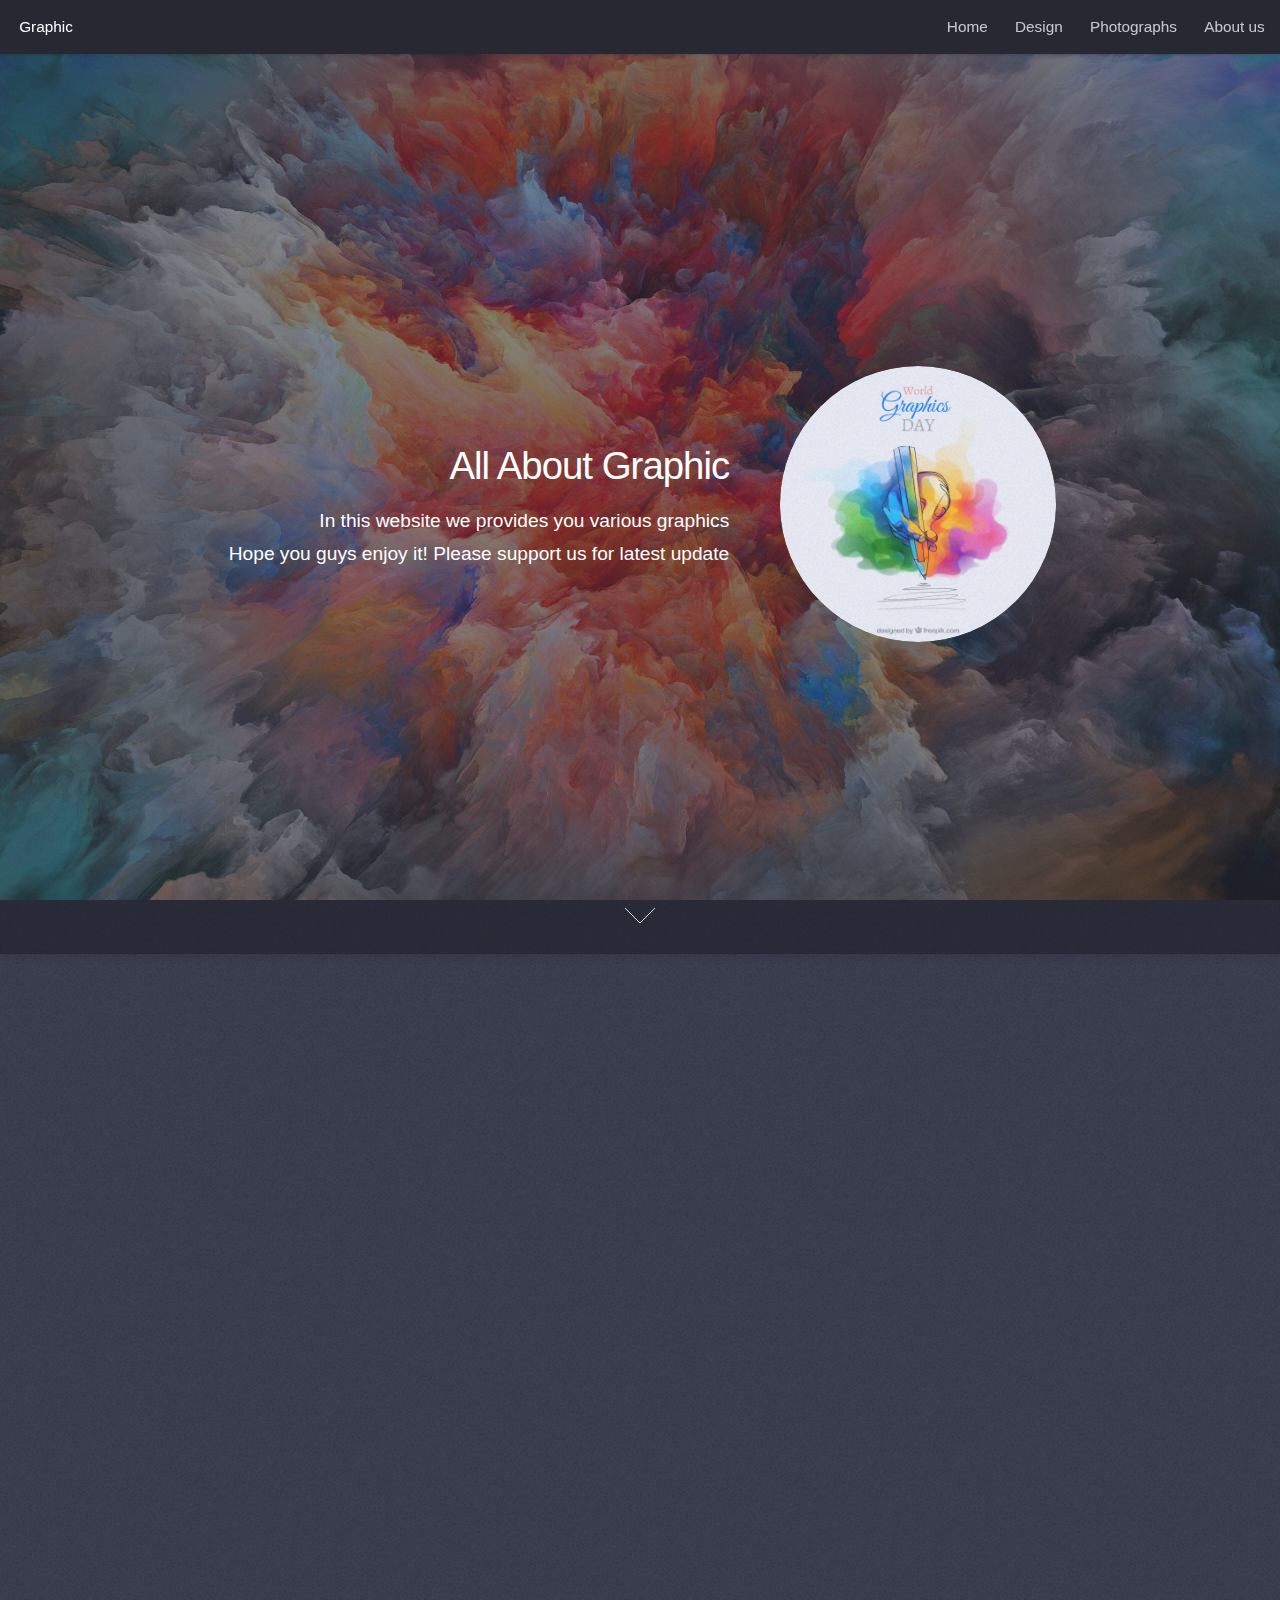
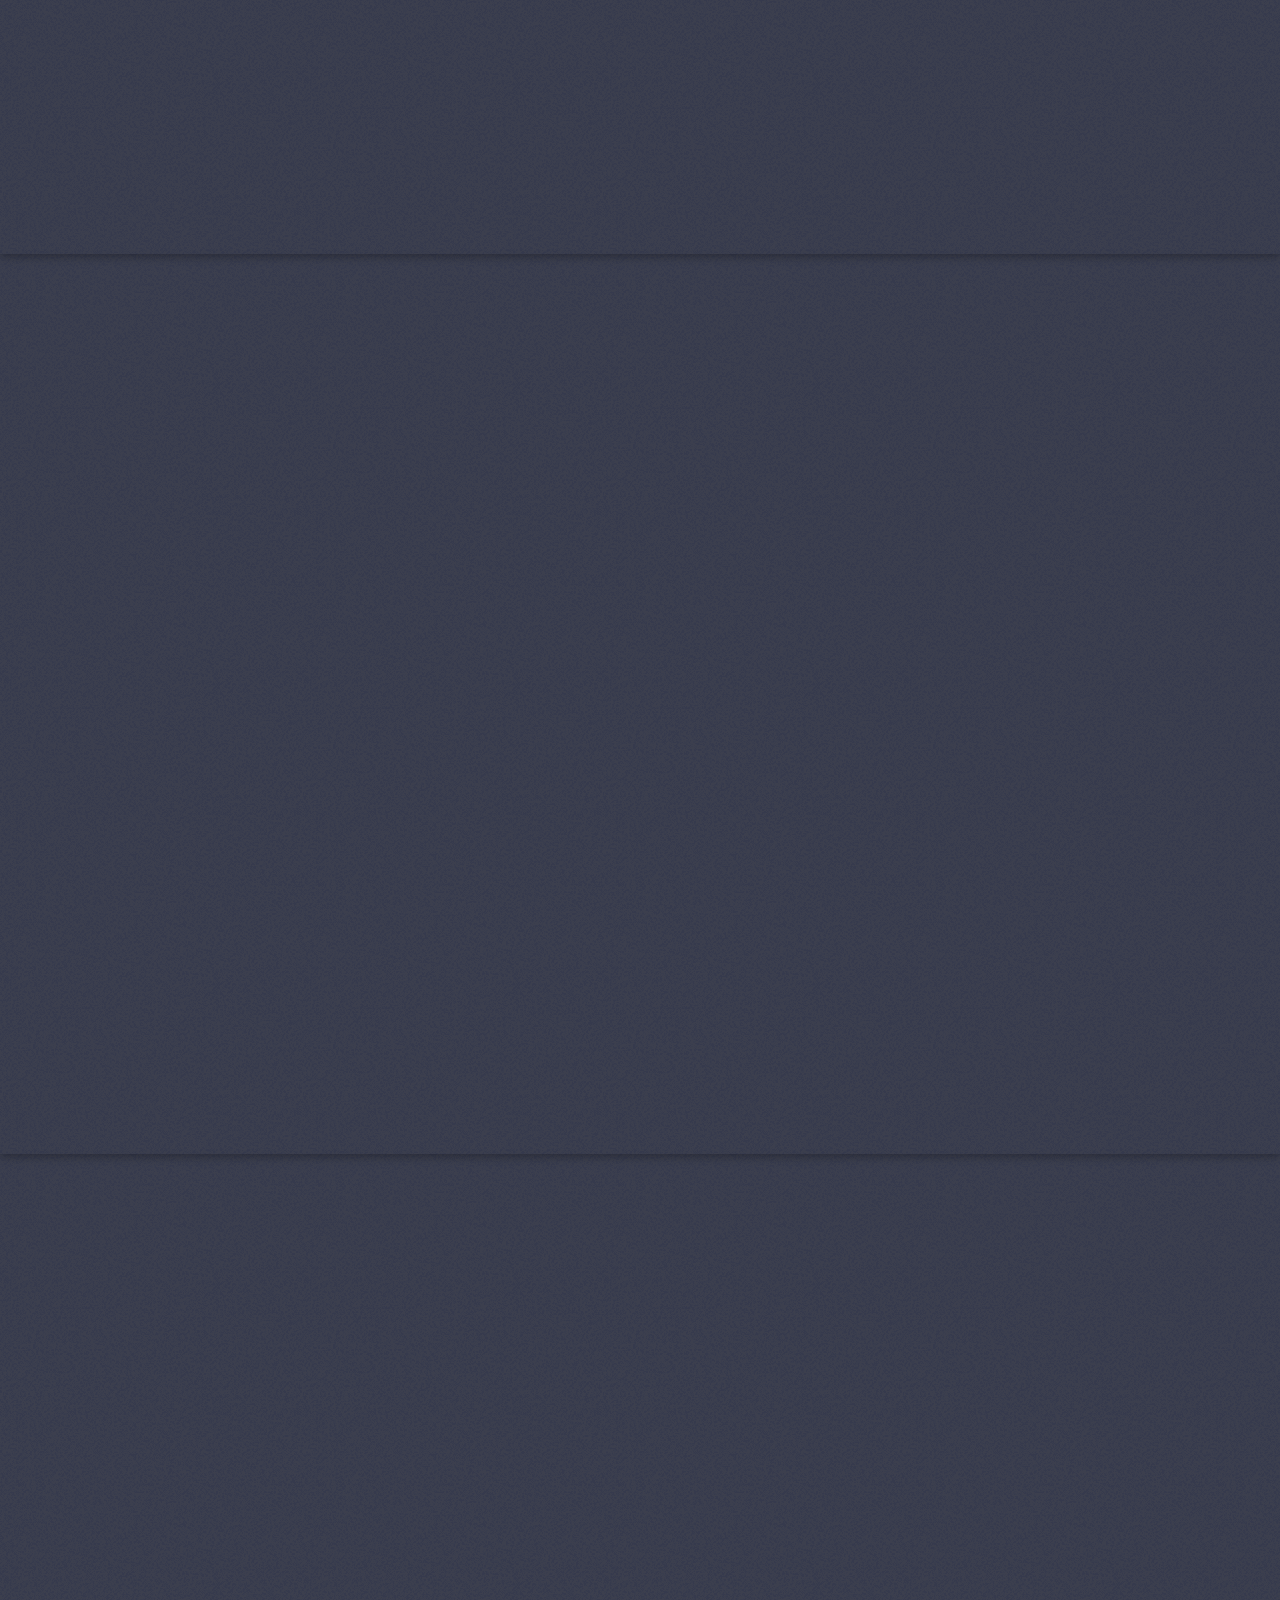
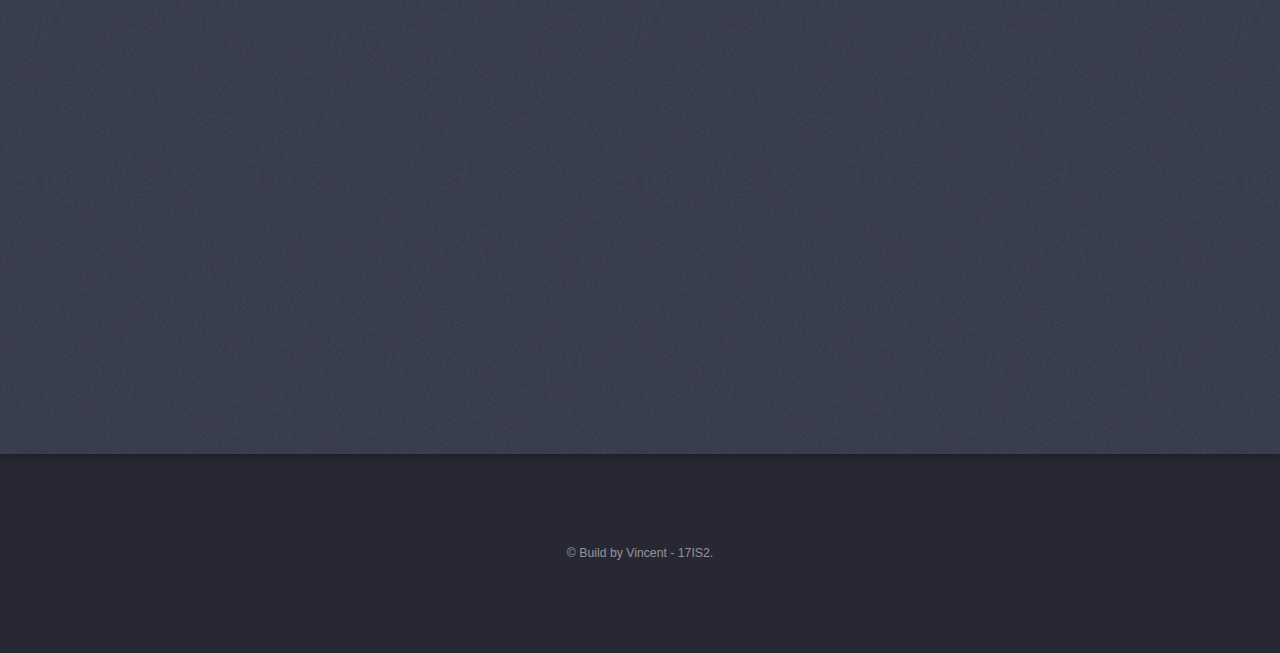
<file: web/index.html>
<!DOCTYPE HTML>
<!--
        Landed by HTML5 UP
        html5up.net | @ajlkn
        Free for personal and commercial use under the CCA 3.0 license (html5up.net/license)
-->
<html>
    <head>
        <title>All About Graphic</title>
        <meta charset="utf-8" />
        <meta name="viewport" content="width=device-width, initial-scale=1" />
        <link rel="stylesheet" href="assets/css/main.css" />
    </head>
    <body class="index">
        <div id="page-wrapper">

            <!-- Header -->
            <header id="header">
                <h1 id="logo"><a href="index.html">Graphic</a></h1>
                <nav id="nav">
                    <ul>
                        <li><a href="index.html">Home</a></li>
                        <li><a href="design.html">Design</a>
                            <ul>
                                <li><a href="logo.html">Logo</a></li>
                                <li><a href="object.html">Object</a></li>
                                <li><a href="poster.html">Poster</a></li>
                            </ul>
                        </li>
                        <li><a href="photo.html">Photographs</a></li>
                        <li><a href="about.html">About us</a></li>
                    </ul>
                </nav>
            </header>

            <!-- Banner -->
            <section id="banner">
                <div class="content">
                    <header>
                        <h2>All About Graphic</h2>
                        <p>In this website we provides you various graphics</br>
                            Hope you guys enjoy it!
                            Please support us for latest update
                        </p>

                    </header>
                    <span class="image"><img src="images/pic01.jpg" alt="" /></span>
                </div>
                <a href="#one" class="goto-next scrolly">Next</a>
            </section>

            <!-- One -->
            <section id="one" class="spotlight style1 bottom">
                <span class="image fit main"><img src="images/pic02.jpg" alt="" /></span>
                <div class="content">
                    <div class="container">
                        <div class="row">
                            <div class="4u 12u$(medium)">
                                <header>
                                    <h2>All About Graphic</h2>
                                    <p>Graphics are visual images or designs on some surface.</p>
                                </header>
                            </div>
                            <div class="4u 12u$(medium)">
                                <p>Graphics can be functional or artistic. The latter can be a recorded version, such as a photograph, or interpretation by a scientist to highlight essential features, or an artist, in which case the distinction with imaginary graphics may become blurred.It can also be used for architecture.</p>
                            </div>
                            <div class="4u$ 12u$(medium)">
                                <p>Examples are photographs, drawings, Line art, graphs, diagrams, typography, numbers, symbols, geometric designs, maps, engineering drawings, or other images. Graphics often combine text, illustration, and color.</p>
                            </div>
                        </div>
                    </div>
                </div>
                <a href="#two" class="goto-next scrolly">Next</a>
            </section>

            <!-- Two -->
            <section id="two" class="spotlight style2 right">
                <span class="image fit main"><img src="images/pic03.jpg" alt="" /></span>
                <div class="content">
                    <header>
                        <h2>Graphic Design</h2>
                        <p>Graphic design is the process of visual communication and problem-solving through the use of typography, photography and illustration. </p>
                    </header>
                    <p>The field is considered a subset of visual communication and communication design, but sometimes the term "graphic design" is used synonymously. Graphic designers create and combine symbols, images and text to form visual representations of ideas and messages.</p>
                    <ul class="actions">
                        <li><a href="design.html " class="button">Learn More</a></li>
                    </ul>
                </div>
                <a href="#three" class="goto-next scrolly">Next</a>
            </section>

            <!-- Three -->
            <section id="three" class="spotlight style3 left">
                <span class="image fit main bottom"><img src="images/pic04.jpg" alt="" /></span>
                <div class="content">
                    <header>
                        <h2>Photography</h2>
                        <p>One difference between photography and other forms of graphics is that a photographer</p>
                    </header>
                    <p>in principle, just records a single moment in reality, with seemingly no interpretation. However, a photographer can choose the field of view and angle, and may also use other techniques, such as various lenses to distort the view or filters to change the colors.</p>
                    <ul class="actions">
                        <li><a href="photo.html" class="button">Learn More</a></li>
                    </ul>
                </div>
                <a href="#banner" class="goto-next scrolly">Next</a>
            </section>

            <!-- Footer -->
            <footer id="footer">
                <ul class="copyright">
                    <p>&copy; Build by Vincent - 17IS2.</p>
                </ul>
            </footer>

        </div>

        <!-- Scripts -->
        <script src="assets/js/jquery.min.js"></script>
        <script src="assets/js/jquery.scrolly.min.js"></script>
        <script src="assets/js/jquery.dropotron.min.js"></script>
        <script src="assets/js/jquery.scrollex.min.js"></script>
        <script src="assets/js/skel.min.js"></script>
        <script src="assets/js/util.js"></script>
        <!--[if lte IE 8]><script src="assets/js/ie/respond.min.js"></script><![endif]-->
        <script src="assets/js/main.js"></script>

    </body>
</html>
</file>
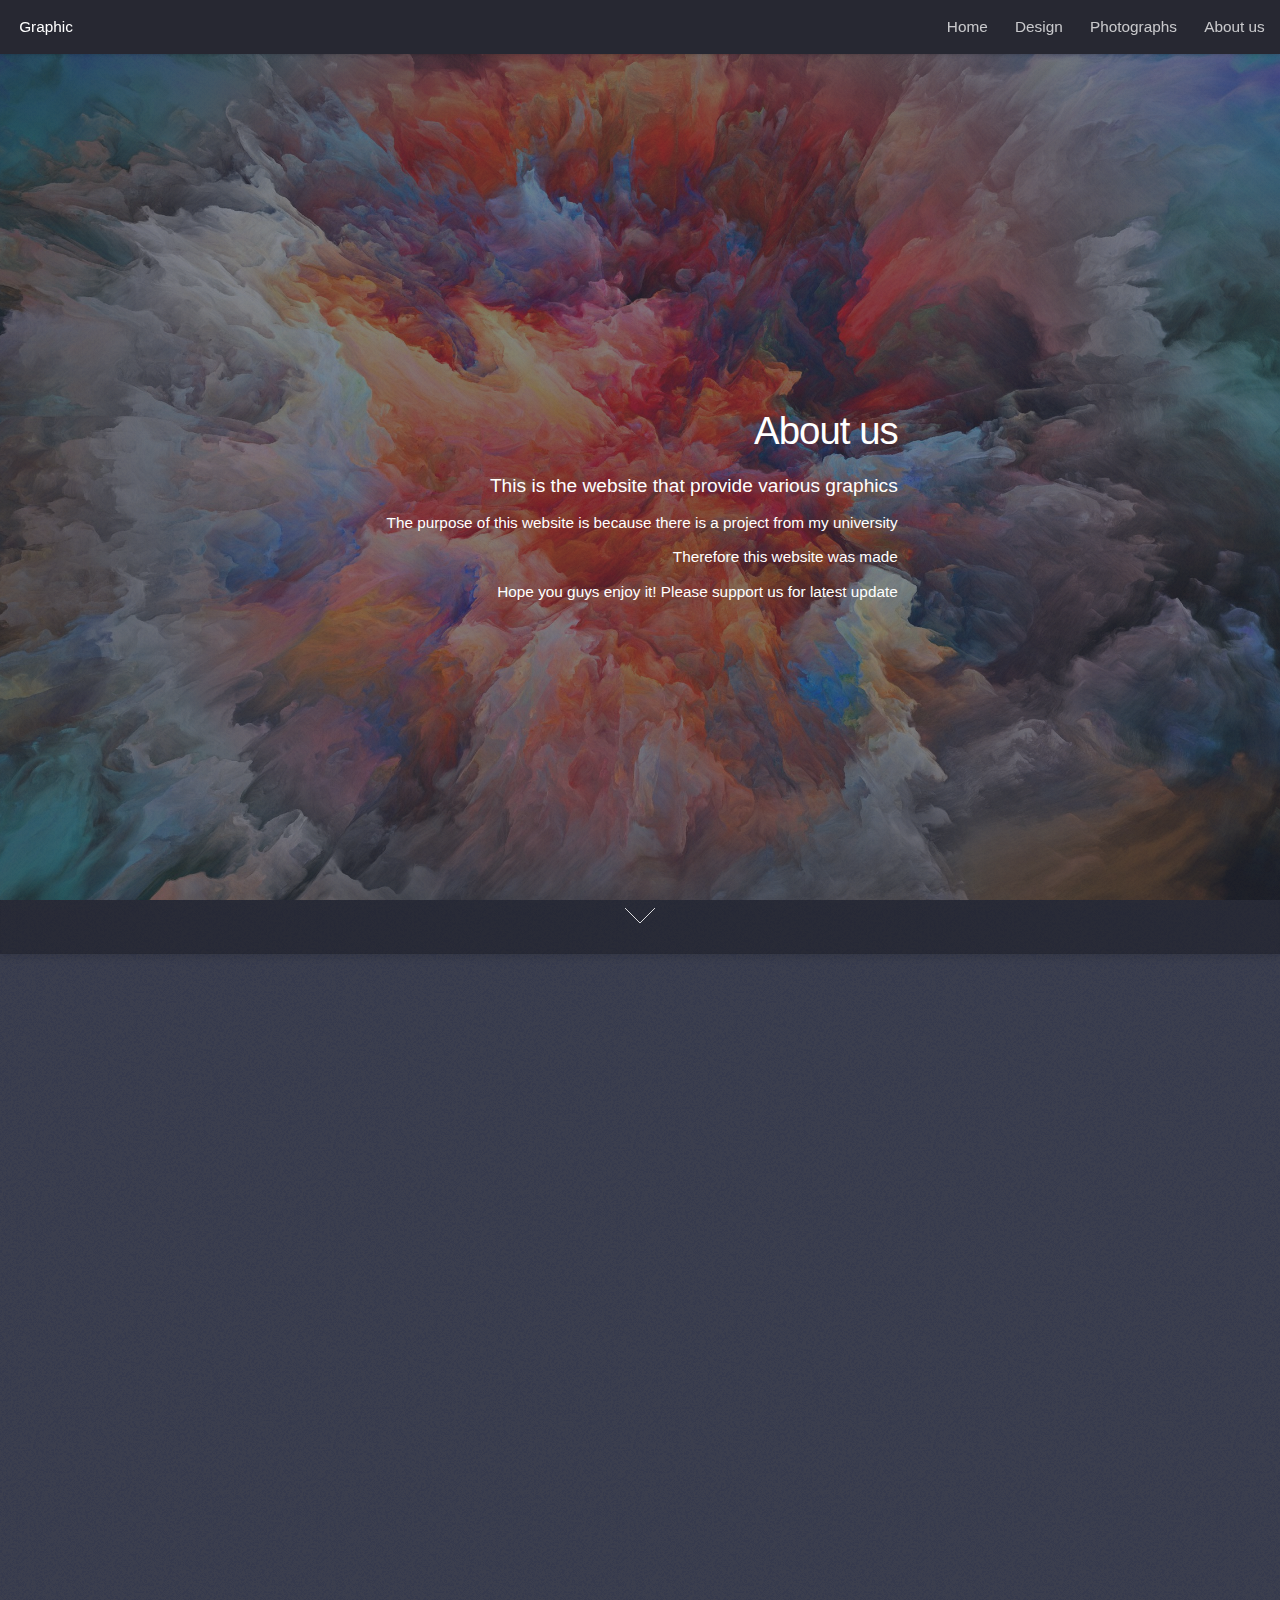
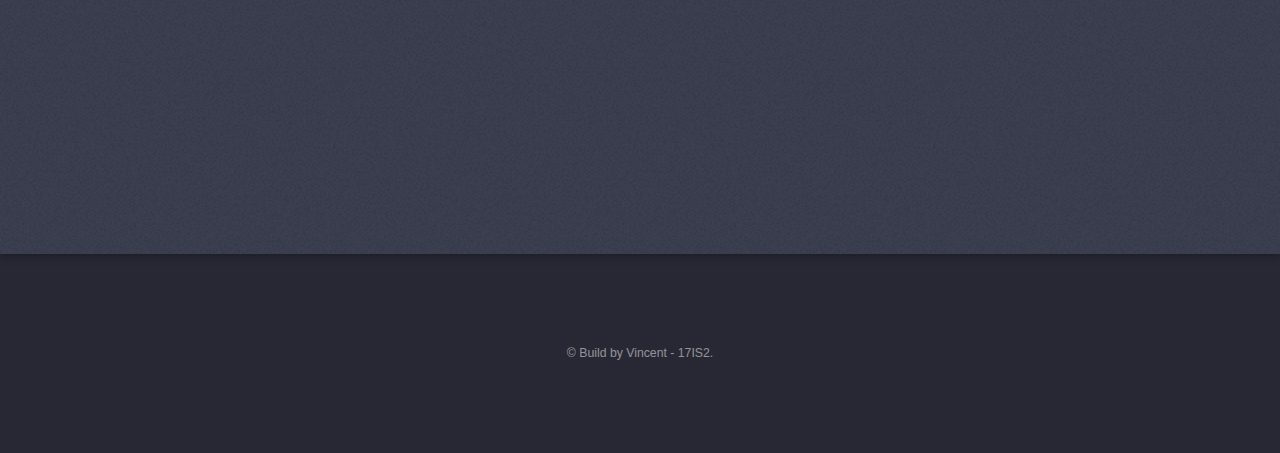
<file: web/about.html>
<!DOCTYPE html>
<!--
To change this license header, choose License Headers in Project Properties.
To change this template file, choose Tools | Templates
and open the template in the editor.
-->
<html>
    <head>
        <title>About us</title>
        <meta charset="utf-8" />
        <meta name="viewport" content="width=device-width, initial-scale=1" />
        <link rel="stylesheet" href="assets/css/main.css" />
    </head>
    <body class="about">
        <div id="page-wrapper">
            <!-- Header -->
            <header id="header">
                <h1 id="logo"><a href="index.html">Graphic</a></h1>
                <nav id="nav">
                    <ul>
                        <li><a href="index.html">Home</a></li>
                        <li><a href="design.html">Design</a>
                            <ul>
                                <li><a href="logo.html">Logo</a></li>
                                <li><a href="object.html">Object</a></li>
                                <li><a href="poster.html">Poster</a></li>
                            </ul>
                        </li>
                        <li><a href="photo.html">Photographs</a></li>
                        <li><a href="about.html">About us</a></li>
                    </ul>
                </nav>
            </header>

            <!-- Banner -->
            <section id="banner">
                <div class="content">
                    <header>
                        <h2>About us</h2>
                        <p>This is the website that provide various graphics</p>
                        <p>The purpose of this website is because there is a project from my university</p>
                        <p>Therefore this website was made</p>
                        <p>Hope you guys enjoy it!
                            Please support us for latest update</p>
                    </header>
                </div>
                <a href="#one" class="goto-next scrolly">Next</a>

            </section>
            <!-- One -->
            <section id="one" class="spotlight style1 bottom">
                <span class="image fit main"><img src="images/banner.jpg" alt="" /></span>
                <div class="content">
                    <div class="container">
                        <div class="row">
                            <div class="4u 12u$(medium)">
                                <header>
                                    <h2>Sponsored by:</h2>
                                        <div>
                                            
                                            <ul><img src="images/uph.png" alt="" /></ul>
                                            <ul><img src="images/wallpaperup.png" alt="" /></ul>
                                        </div>

                                </header>
                            </div>
                            <div class="4u 12u$(medium)">
                                <p></p>
                            </div>
                            <div class="4u$ 12u$(medium)">
                                <h2>Contact us:</h2>
                                <ul>Vincent - 17IS2</ul>
                                <ul>03081170031</ul>
                            </div>
                        </div>
                    </div>
                </div>
            </section>
            <!-- Footer -->
            <footer id="footer">
                <ul class="copyright">
                    <p>&copy; Build by Vincent - 17IS2.</p>
                </ul>
            </footer>

        </div>
        <!-- Scripts -->
        <script src="assets/js/jquery.min.js"></script>
        <script src="assets/js/jquery.scrolly.min.js"></script>
        <script src="assets/js/jquery.dropotron.min.js"></script>
        <script src="assets/js/jquery.scrollex.min.js"></script>
        <script src="assets/js/skel.min.js"></script>
        <script src="assets/js/util.js"></script>
        <!--[if lte IE 8]><script src="assets/js/ie/respond.min.js"></script><![endif]-->
        <script src="assets/js/main.js"></script>

    </body>
</html>
</file>
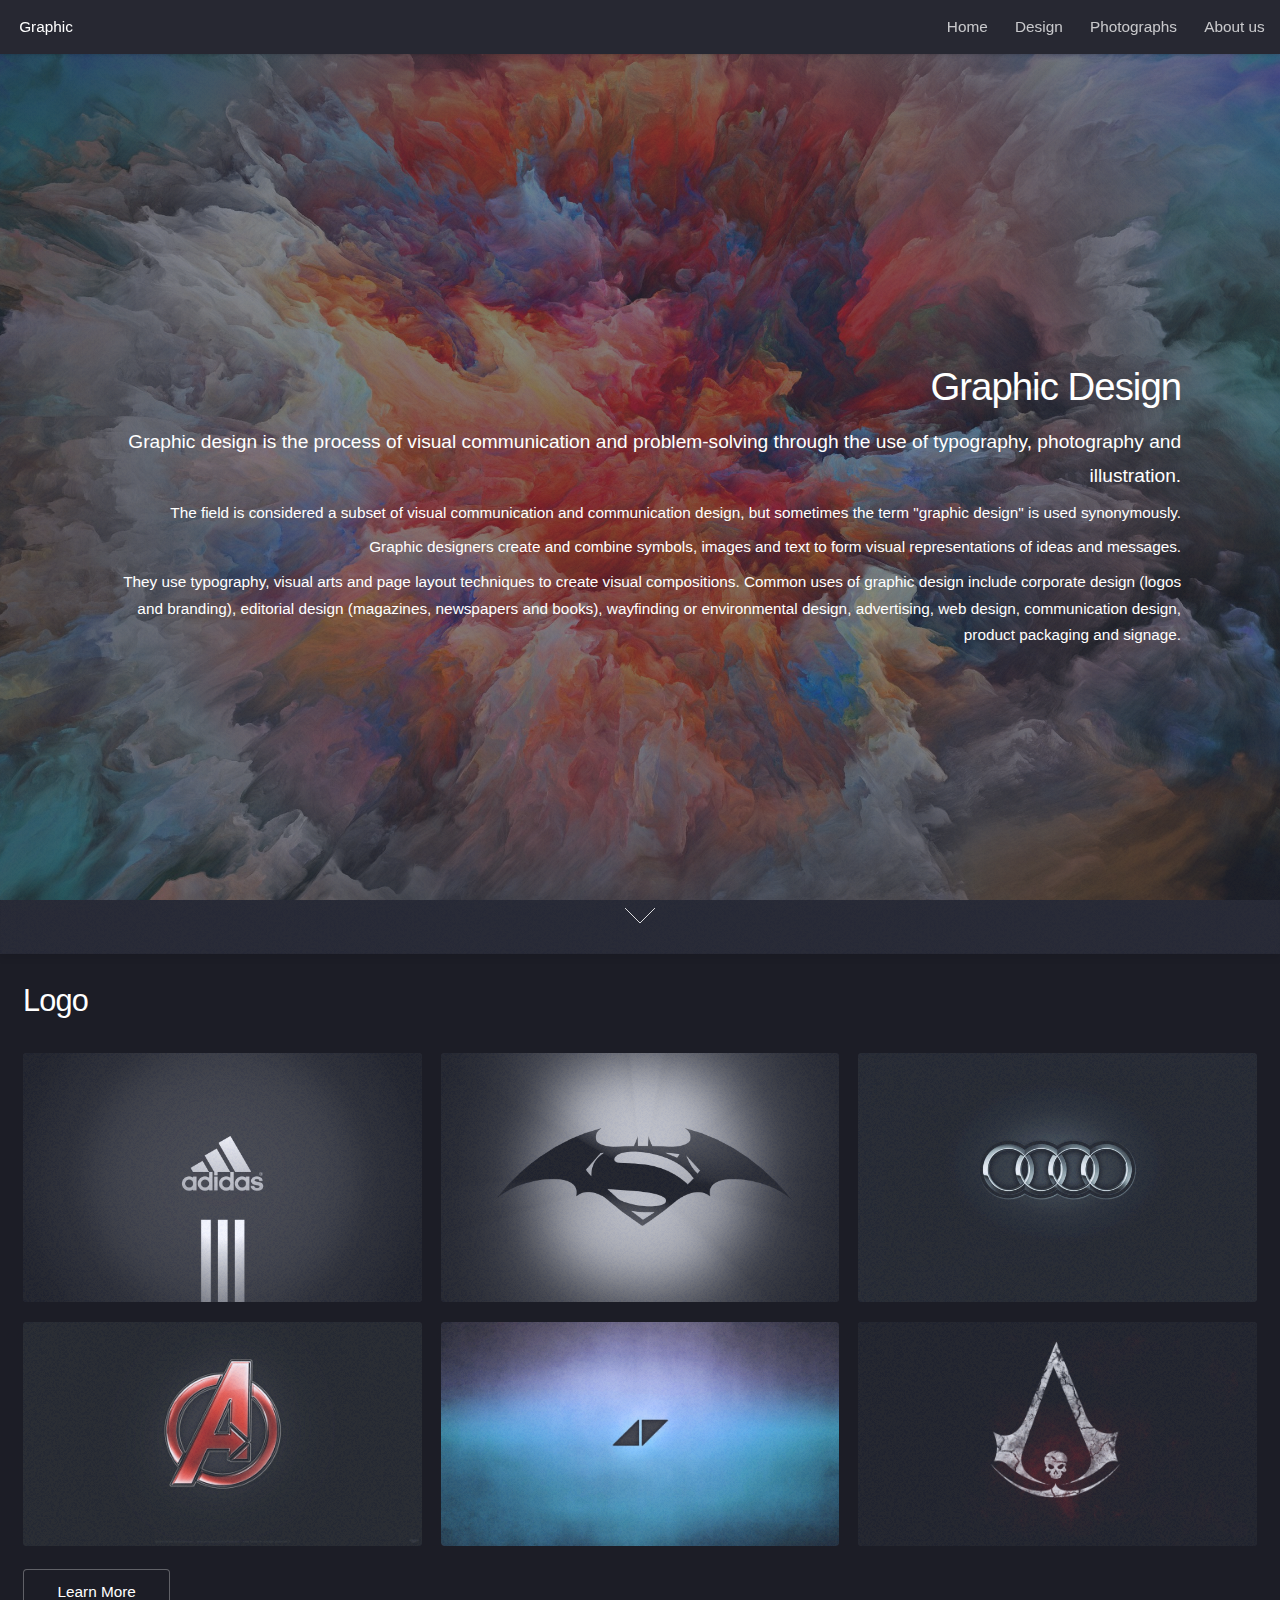
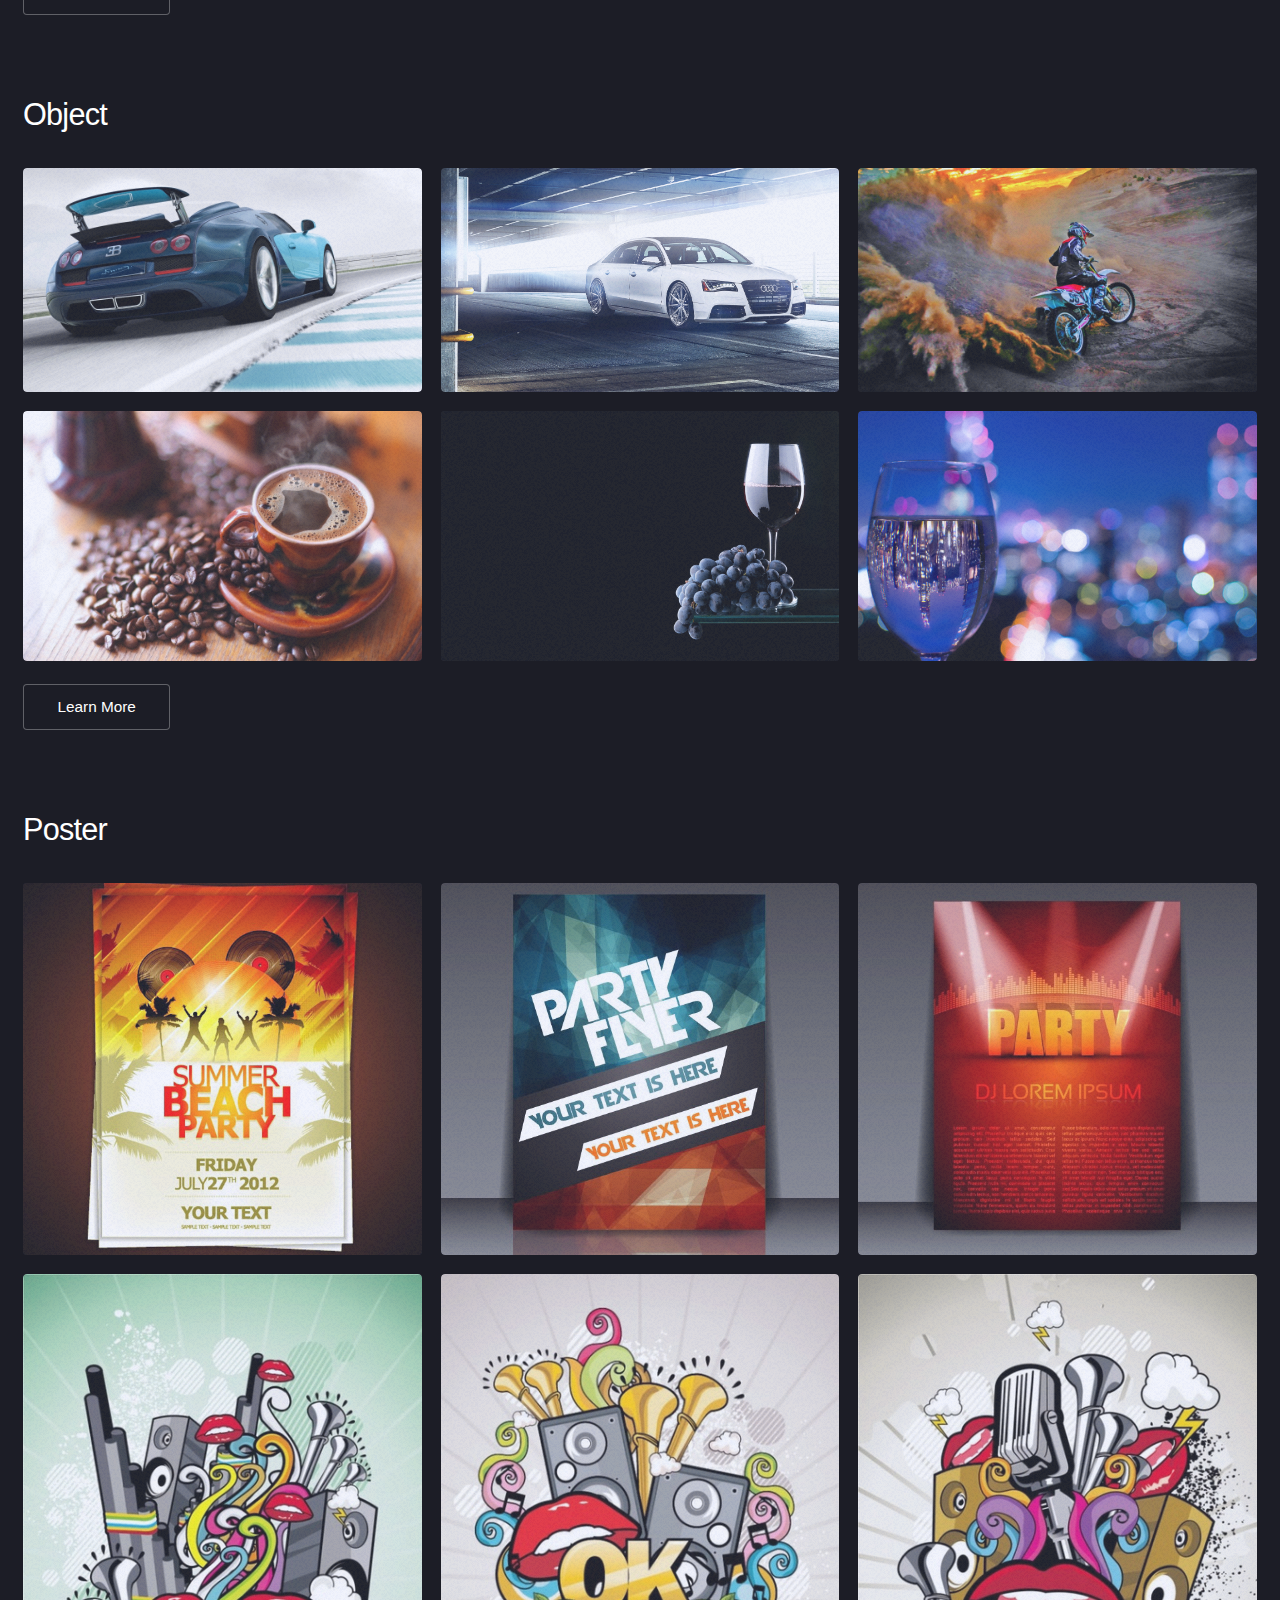
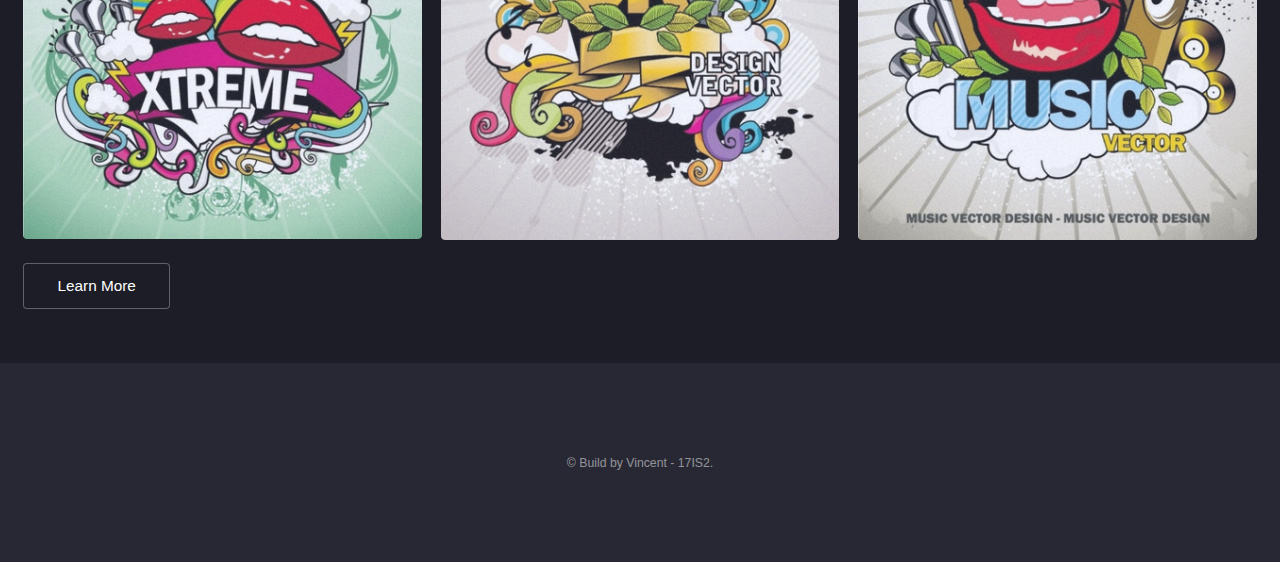
<file: web/design.html>
<!DOCTYPE html>
<!--
To change this license header, choose License Headers in Project Properties.
To change this template file, choose Tools | Templates
and open the template in the editor.
-->
<html>
    <head>
        <title>Design</title>
        <meta charset="utf-8" />
        <meta name="viewport" content="width=device-width, initial-scale=1" />
        <link rel="stylesheet" href="assets/css/main.css" />
    </head>
    <body class="design">
        <div id="page-wrapper">
            <!-- Header -->
            <header id="header">
                <h1 id="logo"><a href="index.html">Graphic</a></h1>
                <nav id="nav">
                    <ul>
                        <li><a href="index.html">Home</a></li>
                        <li><a href="#">Design</a>
                            <ul>
                                <li><a href="logo.html">Logo</a></li>
                                <li><a href="object.html">Object</a></li>
                                <li><a href="poster.html">Poster</a></li>
                            </ul>
                        </li>
                        <li><a href="photo.html">Photographs</a></li>
                        <li><a href="about.html">About us</a></li>
                    </ul>
                </nav>
            </header>

            <!-- Banner -->
            <section id="banner">
                <div class="content">
                    <header>
                        <h2>Graphic Design</h2>
                        <p>Graphic design is the process of visual communication and problem-solving through the use of typography, photography and illustration.</p>
                        <p>The field is considered a subset of visual communication and communication design, but sometimes the term "graphic design" is used synonymously.</p>
                        <p>Graphic designers create and combine symbols, images and text to form visual representations of ideas and messages.</p>   
                        <p>They use typography, visual arts and page layout techniques to create visual compositions. Common uses of graphic design include corporate design (logos and branding), editorial design (magazines, newspapers and books), wayfinding or environmental design, advertising, web design, communication design, product packaging and signage.</p>
                    </header>
                </div>
                <a href="#one" class="goto-next scrolly">Next</a>

            </section>

            <!-- Image -->
            <section id="one">
                <div class="box alt">
                    <div class="logo">
                        <header>

                            <h2>Logo</h2>

                            <div class="row 50% uniform">
                                <div class="4u  6u(xsmall)"><span class="image fit"><img src="images/logo1.jpg" alt="" /></span></div>
                                <div class="4u  6u$(xsmall)"><span class="image fit"><img src="images/logo6.jpg" alt="" /></span></div>
                                <div class="4u$ 6u(xsmall)"><span class="image fit"><img src="images/logo3.jpg" alt="" /></span></div>
                                <div class="4u  6u$(xsmall)"><span class="image fit"><img src="images/logo4.jpg" alt="" /></span></div>
                                <div class="4u  6u(xsmall)"><span class="image fit"><img src="images/logo5.jpg" alt="" /></span></div>
                                <div class="4u$ 6u$(xsmall)"><span class="image fit"><img src="images/logo2.jpg" alt="" /></span></div>
                            </div>
                            <p></p>
                            <ul class="actions">
                                <li><a href="logo.html" class="button">Learn More</a></li>
                            </ul>					
                        </header>
                    </div>
            </section>

            <!-- Image -->
            <section id="two">
                <div class="box alt">
                    <div class="object">
                        <header>

                            <h2>Object</h2>

                            <div class="row 50% uniform">
                                <div class="4u  6u(xsmall)"><span class="image fit"><img src="images/object1.jpg" alt="" /></span></div>
                                <div class="4u  6u$(xsmall)"><span class="image fit"><img src="images/object2.jpg" alt="" /></span></div>
                                <div class="4u$ 6u(xsmall)"><span class="image fit"><img src="images/object3.jpg" alt="" /></span></div>
                                <div class="4u  6u$(xsmall)"><span class="image fit"><img src="images/object4.jpg" alt="" /></span></div>
                                <div class="4u  6u(xsmall)"><span class="image fit"><img src="images/object5.jpg" alt="" /></span></div>
                                <div class="4u$ 6u$(xsmall)"><span class="image fit"><img src="images/object6.jpg" alt="" /></span></div>
                            </div>
                            <p></p>
                            <ul class="actions">
                                <li><a href="object.html" class="button">Learn More</a></li>
                            </ul>
                        </header>

                    </div>
            </section>
            <!-- Image -->
            <section id="three">
                <div class="box alt">
                    <div class="poster">
                        <header>

                            <h2>Poster</h2>

                            <div class="row 50% uniform">
                                <div class="4u  6u(xsmall)"><span class="image fit"><img src="images/poster1.jpg" alt="" /></span></div>
                                <div class="4u  6u$(xsmall)"><span class="image fit"><img src="images/poster2.jpg" alt="" /></span></div>
                                <div class="4u$ 6u(xsmall)"><span class="image fit"><img src="images/poster3.jpg" alt="" /></span></div>
                                <div class="4u  6u$(xsmall)"><span class="image fit"><img src="images/poster4.jpg" alt="" /></span></div>
                                <div class="4u  6u(xsmall)"><span class="image fit"><img src="images/poster5.jpg" alt="" /></span></div>
                                <div class="4u$ 6u$(xsmall)"><span class="image fit"><img src="images/poster6.jpg" alt="" /></span></div>                  
                            </div>
                            <p></p>
                            <ul class="actions">
                                <li><a href="poster.html" class="button">Learn More</a></li>
                            </ul>  					
                        </header>

                    </div>
            </section>


            <!-- Footer -->
            <footer id="footer">
                <ul class="copyright">
                    <p>&copy; Build by Vincent - 17IS2.</p>
                </ul>
            </footer>

            <!-- Scripts -->
            <script src="assets/js/jquery.min.js"></script>
            <script src="assets/js/jquery.scrolly.min.js"></script>
            <script src="assets/js/jquery.dropotron.min.js"></script>
            <script src="assets/js/jquery.scrollex.min.js"></script>
            <script src="assets/js/skel.min.js"></script>
            <script src="assets/js/util.js"></script>
            <!--[if lte IE 8]><script src="assets/js/ie/respond.min.js"></script><![endif]-->
            <script src="assets/js/main.js"></script>

    </body>
</html>
</file>
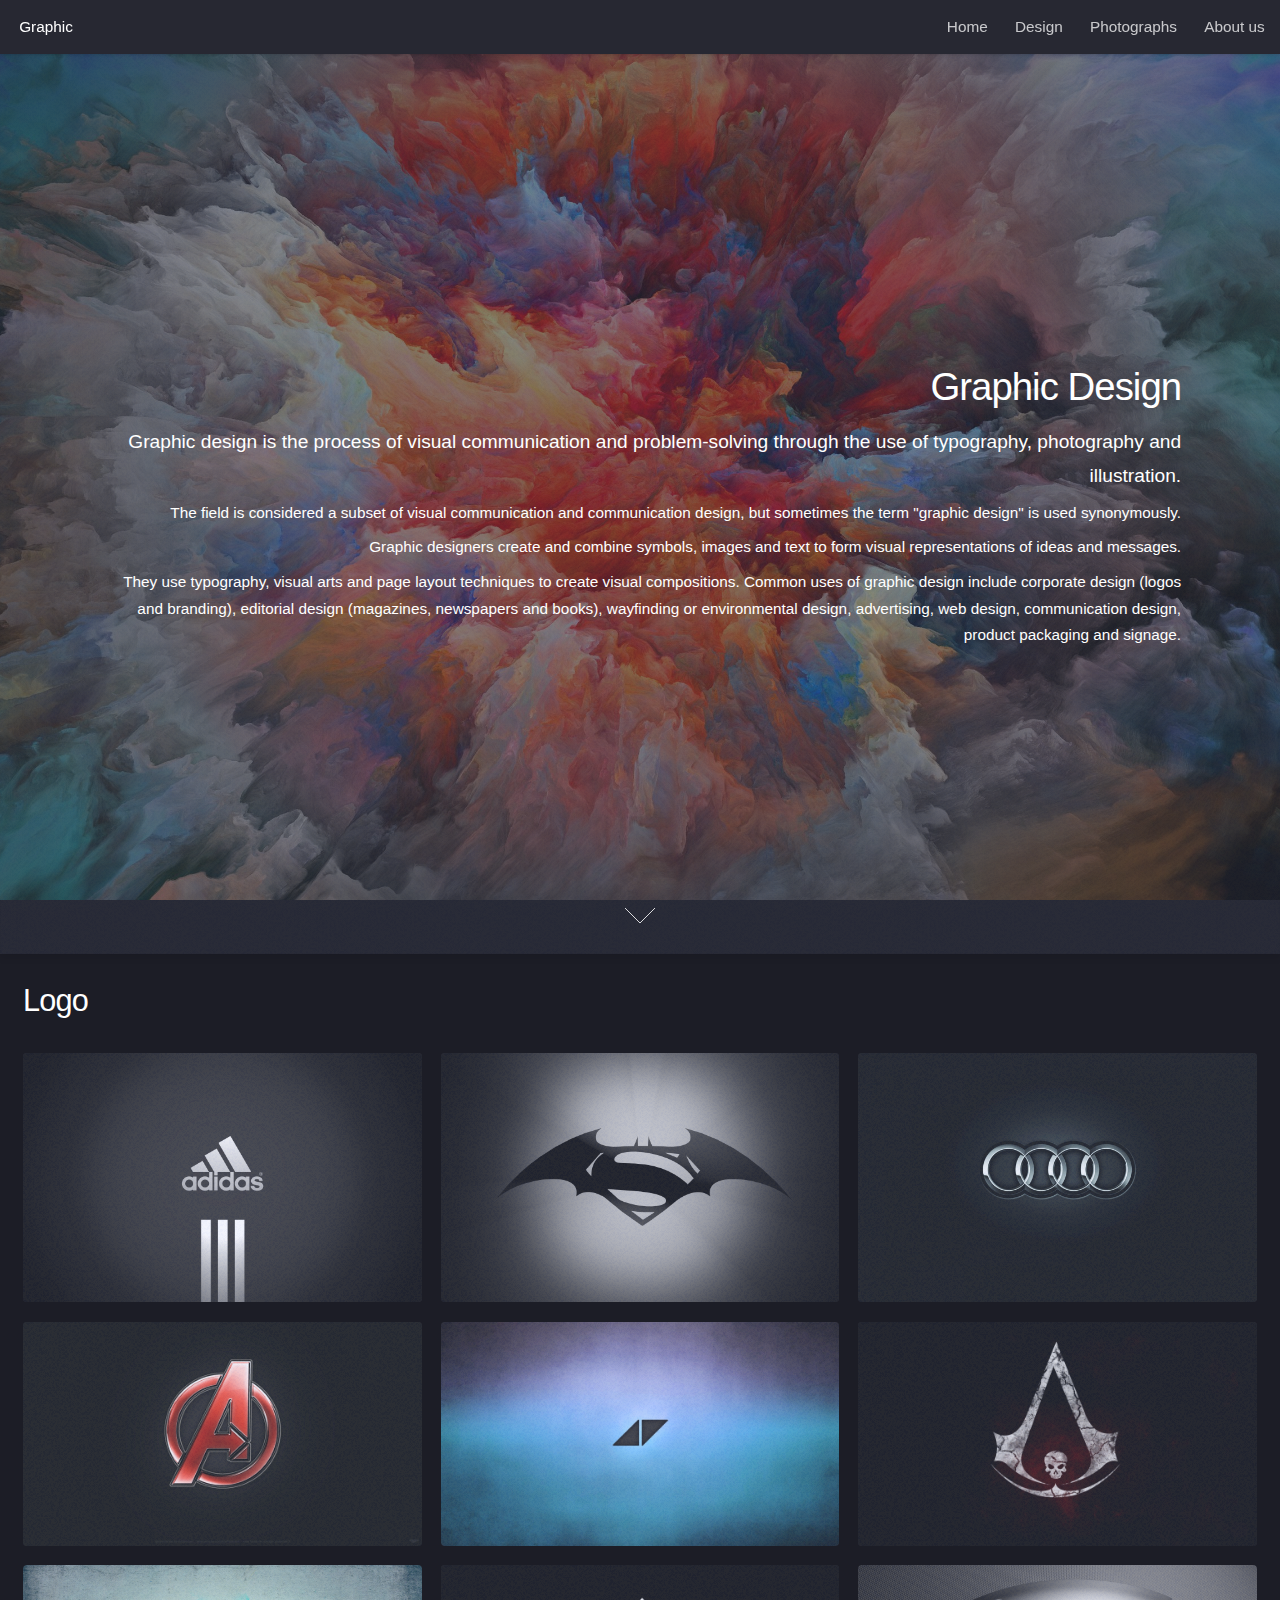
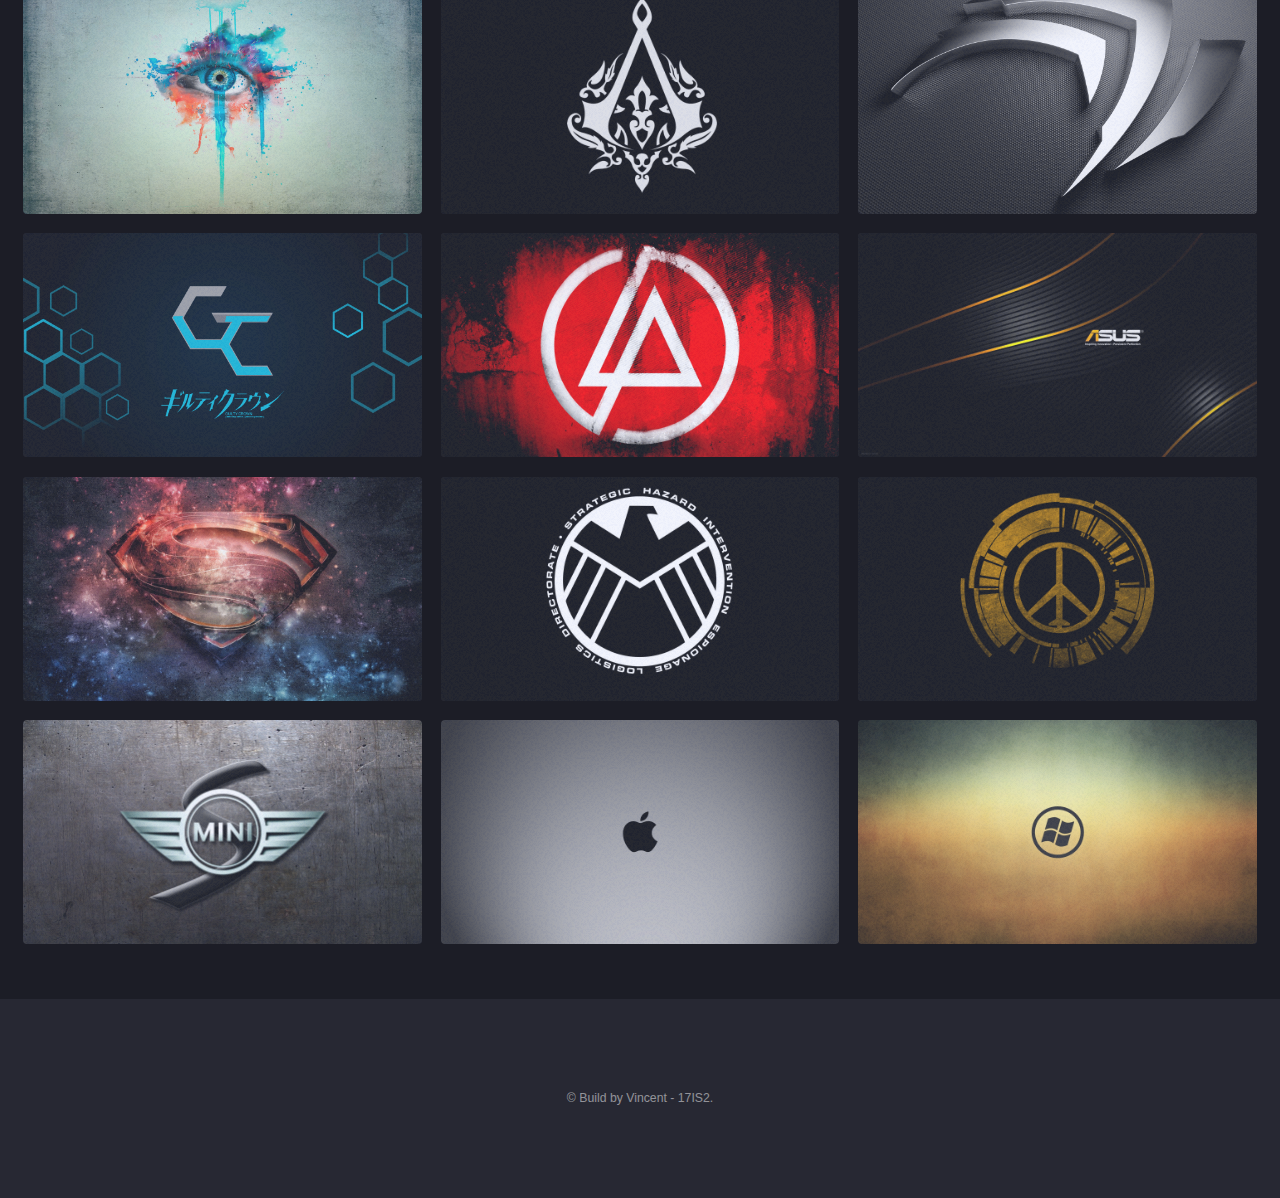
<file: web/logo.html>
<!DOCTYPE html>
<!--
To change this license header, choose License Headers in Project Properties.
To change this template file, choose Tools | Templates
and open the template in the editor.
-->
<html>
    <head>
        <title>Logo</title>
        <meta charset="utf-8" />
        <meta name="viewport" content="width=device-width, initial-scale=1" />
        <link rel="stylesheet" href="assets/css/main.css" />
    </head>
    <body class="logo">
        <div id="page-wrapper">
            <!-- Header -->
            <header id="header">
                <h1 id="logo"><a href="index.html">Graphic</a></h1>
                <nav id="nav">
                    <ul>
                        <li><a href="index.html">Home</a></li>
                        <li><a href="#">Design</a>
                            <ul>
                                <li><a href="logo.html">Logo</a></li>
                                <li><a href="object.html">Object</a></li>
                                <li><a href="poster.html">Poster</a></li>
                            </ul>
                        </li>
                        <li><a href="photo.html">Photographs</a></li>
                        <li><a href="about.html">About us</a></li>
                    </ul>
                </nav>
            </header>

            <!-- Banner -->
            <section id="banner">
                <div class="content">
                    <header>
                        <h2>Graphic Design</h2>
                        <p>Graphic design is the process of visual communication and problem-solving through the use of typography, photography and illustration.</p>
                        <p>The field is considered a subset of visual communication and communication design, but sometimes the term "graphic design" is used synonymously.</p>
                        <p>Graphic designers create and combine symbols, images and text to form visual representations of ideas and messages.</p>   
                        <p>They use typography, visual arts and page layout techniques to create visual compositions. Common uses of graphic design include corporate design (logos and branding), editorial design (magazines, newspapers and books), wayfinding or environmental design, advertising, web design, communication design, product packaging and signage.</p>
                    </header>
                </div>
                <a href="#one" class="goto-next scrolly">Next</a>
            </section>

            <!-- Image -->
            <section id="one">
                <div class="box alt">
                    <div class="logo">
                        <header>
                            <h2>Logo</h2>
                            <div class="row 50% uniform">
                                <div class="4u  6u(xsmall)"><span class="image fit"><img src="images/logo1.jpg" alt="" /></span></div>
                                <div class="4u  6u$(xsmall)"><span class="image fit"><img src="images/logo6.jpg" alt="" /></span></div>
                                <div class="4u$ 6u(xsmall)"><span class="image fit"><img src="images/logo3.jpg" alt="" /></span></div>
                                <div class="4u  6u$(xsmall)"><span class="image fit"><img src="images/logo4.jpg" alt="" /></span></div>
                                <div class="4u  6u(xsmall)"><span class="image fit"><img src="images/logo5.jpg" alt="" /></span></div>
                                <div class="4u$ 6u$(xsmall)"><span class="image fit"><img src="images/logo2.jpg" alt="" /></span></div>
                                <div class="4u  6u(xsmall)"><span class="image fit"><img src="images/logo7.jpg" alt="" /></span></div>
                                <div class="4u  6u$(xsmall)"><span class="image fit"><img src="images/logo8.jpg" alt="" /></span></div>
                                <div class="4u$ 6u(xsmall)"><span class="image fit"><img src="images/logo9.jpg" alt="" /></span></div>
                                <div class="4u  6u$(xsmall)"><span class="image fit"><img src="images/logo10.jpg" alt="" /></span></div>
                                <div class="4u  6u(xsmall)"><span class="image fit"><img src="images/logo11.jpg" alt="" /></span></div>
                                <div class="4u$ 6u$(xsmall)"><span class="image fit"><img src="images/logo12.jpg" alt="" /></span></div>
                                <div class="4u  6u(xsmall)"><span class="image fit"><img src="images/logo13.jpg" alt="" /></span></div>
                                <div class="4u  6u$(xsmall)"><span class="image fit"><img src="images/logo14.jpg" alt="" /></span></div>
                                <div class="4u$ 6u(xsmall)"><span class="image fit"><img src="images/logo15.jpg" alt="" /></span></div>
                                <div class="4u  6u$(xsmall)"><span class="image fit"><img src="images/logo16.jpg" alt="" /></span></div>
                                <div class="4u  6u(xsmall)"><span class="image fit"><img src="images/logo17.jpg" alt="" /></span></div>
                                <div class="4u$ 6u$(xsmall)"><span class="image fit"><img src="images/logo18.jpg" alt="" /></span></div>
                            </div>
                        </header>
                    </div>

            </section>

            <!-- Footer -->
            <footer id="footer">
                <ul class="copyright">
                    <p>&copy; Build by Vincent - 17IS2.</p>
                </ul>
            </footer>

            <!-- Scripts -->
            <script src="assets/js/jquery.min.js"></script>
            <script src="assets/js/jquery.scrolly.min.js"></script>
            <script src="assets/js/jquery.dropotron.min.js"></script>
            <script src="assets/js/jquery.scrollex.min.js"></script>
            <script src="assets/js/skel.min.js"></script>
            <script src="assets/js/util.js"></script>
            <!--[if lte IE 8]><script src="assets/js/ie/respond.min.js"></script><![endif]-->
            <script src="assets/js/main.js"></script>

    </body>
</html>
</file>
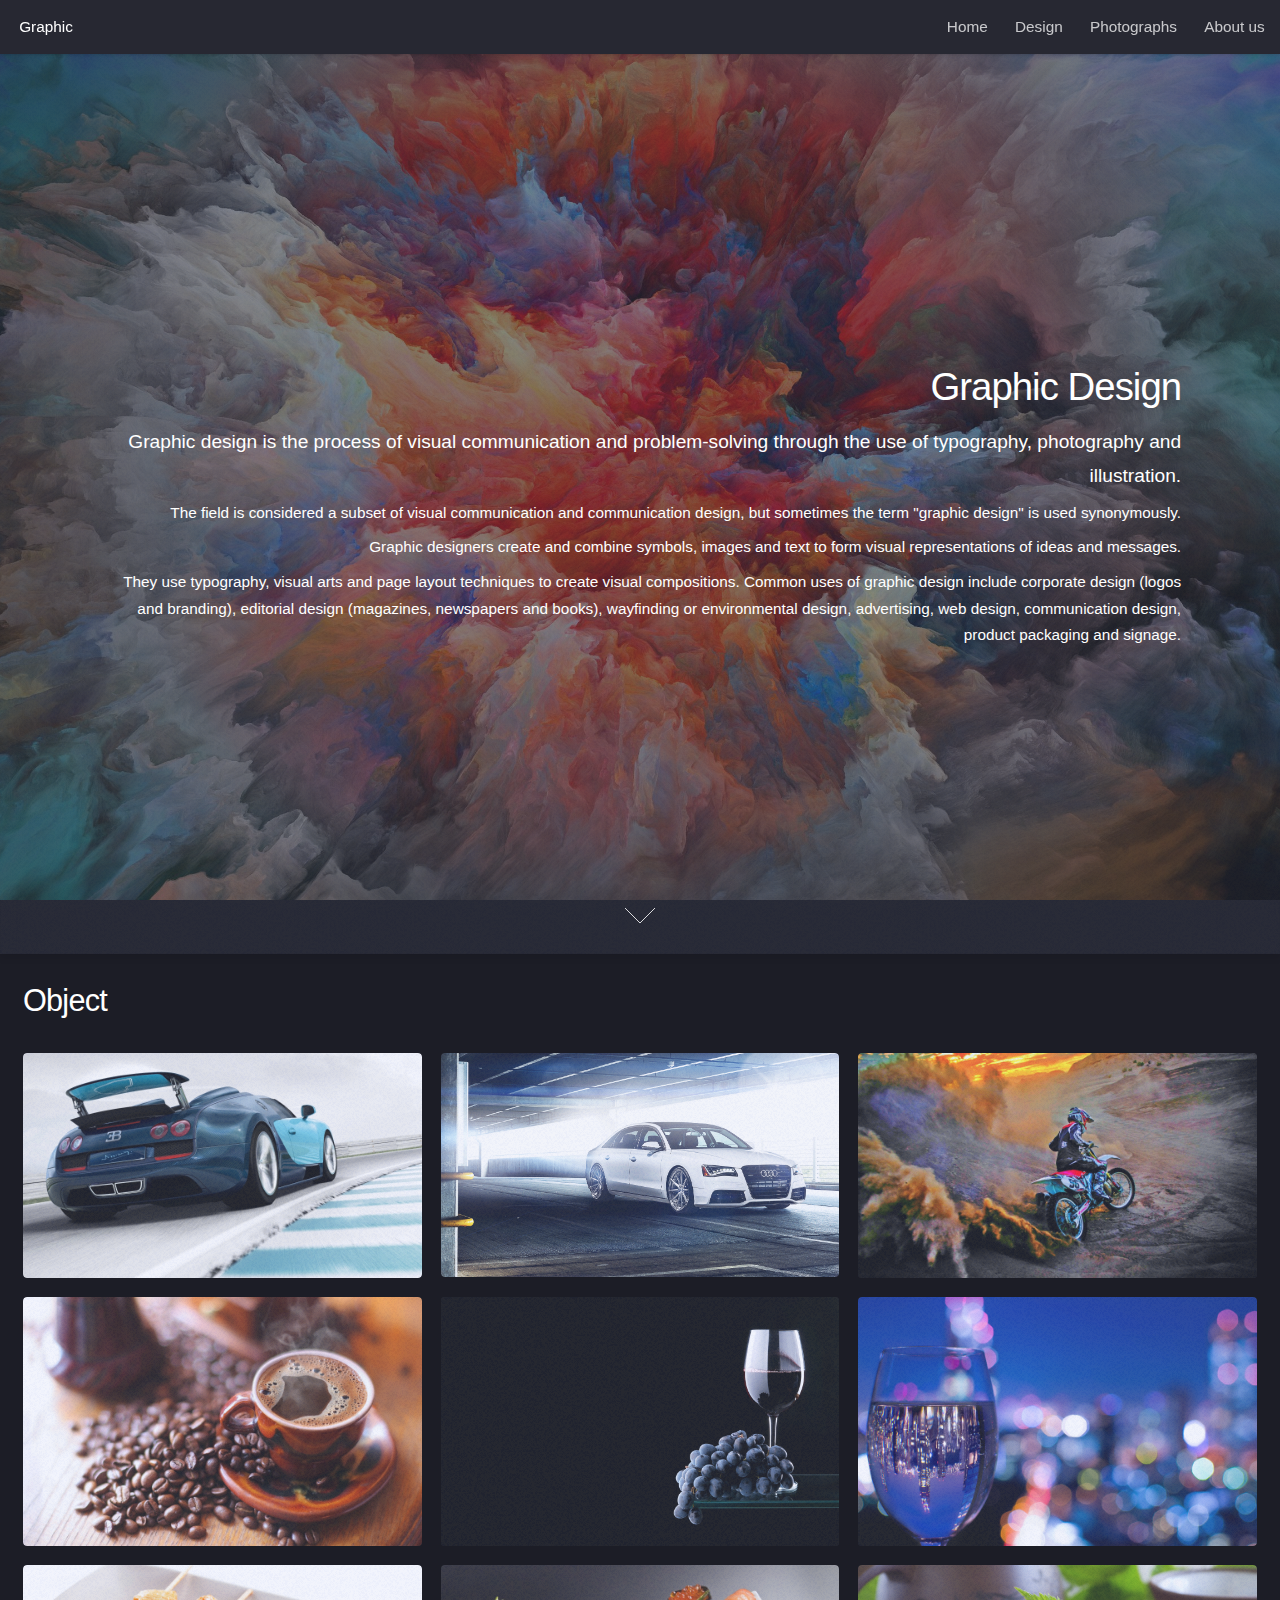
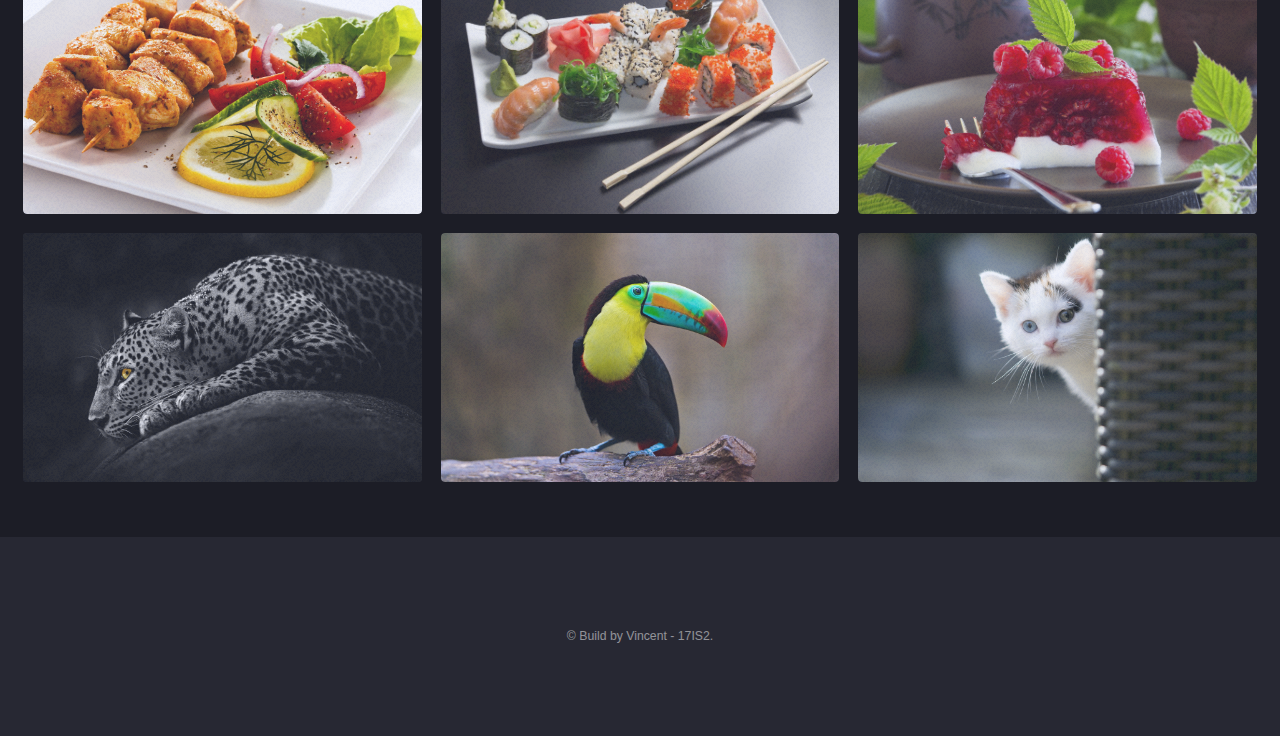
<file: web/object.html>
<!DOCTYPE html>
<!--
To change this license header, choose License Headers in Project Properties.
To change this template file, choose Tools | Templates
and open the template in the editor.
-->
<html>
    <head>
        <title>Object</title>
        <meta charset="utf-8" />
        <meta name="viewport" content="width=device-width, initial-scale=1" />
        <link rel="stylesheet" href="assets/css/main.css" />
    </head>
    <body class="object">
        <div id="page-wrapper">
            <!-- Header -->
            <header id="header">
                <h1 id="logo"><a href="index.html">Graphic</a></h1>
                <nav id="nav">
                    <ul>
                        <li><a href="index.html">Home</a></li>
                        <li><a href="#">Design</a>
                            <ul>
                                <li><a href="logo.html">Logo</a></li>
                                <li><a href="object.html">Object</a></li>
                                <li><a href="poster.html">Poster</a></li>
                            </ul>
                        </li>
                        <li><a href="photo.html">Photographs</a></li>
                        <li><a href="about.html">About us</a></li>
                    </ul>
                </nav>
            </header>

            <!-- Banner -->
            <section id="banner">
                <div class="content">
                    <header>
                        <h2>Graphic Design</h2>
                        <p>Graphic design is the process of visual communication and problem-solving through the use of typography, photography and illustration.</p>
                        <p>The field is considered a subset of visual communication and communication design, but sometimes the term "graphic design" is used synonymously.</p>
                        <p>Graphic designers create and combine symbols, images and text to form visual representations of ideas and messages.</p>   
                        <p>They use typography, visual arts and page layout techniques to create visual compositions. Common uses of graphic design include corporate design (logos and branding), editorial design (magazines, newspapers and books), wayfinding or environmental design, advertising, web design, communication design, product packaging and signage.</p>
                    </header>
                </div>
                <a href="#one" class="goto-next scrolly">Next</a>
            </section>

            <!-- Image -->
            <section id="one">
                <div class="box alt">
                    <div class="logo">
                        <header>
                            <h2>Object</h2>
                            <div class="row 50% uniform">
                                <div class="4u  6u(xsmall)"><span class="image fit"><img src="images/object1.jpg" alt="" /></span></div>
                                <div class="4u  6u$(xsmall)"><span class="image fit"><img src="images/object2.jpg" alt="" /></span></div>
                                <div class="4u$ 6u(xsmall)"><span class="image fit"><img src="images/object3.jpg" alt="" /></span></div>
                                <div class="4u  6u$(xsmall)"><span class="image fit"><img src="images/object4.jpg" alt="" /></span></div>
                                <div class="4u  6u(xsmall)"><span class="image fit"><img src="images/object5.jpg" alt="" /></span></div>
                                <div class="4u$ 6u$(xsmall)"><span class="image fit"><img src="images/object6.jpg" alt="" /></span></div>
                                <div class="4u  6u(xsmall)"><span class="image fit"><img src="images/object7.jpg" alt="" /></span></div>
                                <div class="4u  6u$(xsmall)"><span class="image fit"><img src="images/object8.jpg" alt="" /></span></div>
                                <div class="4u$ 6u(xsmall)"><span class="image fit"><img src="images/object9.jpg" alt="" /></span></div>
                                <div class="4u  6u$(xsmall)"><span class="image fit"><img src="images/object10.jpg" alt="" /></span></div>
                                <div class="4u  6u(xsmall)"><span class="image fit"><img src="images/object11.jpg" alt="" /></span></div>
                                <div class="4u$ 6u$(xsmall)"><span class="image fit"><img src="images/object12.jpg" alt="" /></span></div>
                            </div>
                        </header>
                    </div>

            </section>

            <!-- Footer -->
            <footer id="footer">
                <ul class="copyright">
                    <p>&copy; Build by Vincent - 17IS2.</p>
                </ul>
            </footer>

            <!-- Scripts -->
            <script src="assets/js/jquery.min.js"></script>
            <script src="assets/js/jquery.scrolly.min.js"></script>
            <script src="assets/js/jquery.dropotron.min.js"></script>
            <script src="assets/js/jquery.scrollex.min.js"></script>
            <script src="assets/js/skel.min.js"></script>
            <script src="assets/js/util.js"></script>
            <!--[if lte IE 8]><script src="assets/js/ie/respond.min.js"></script><![endif]-->
            <script src="assets/js/main.js"></script>

    </body>
</html>
</file>
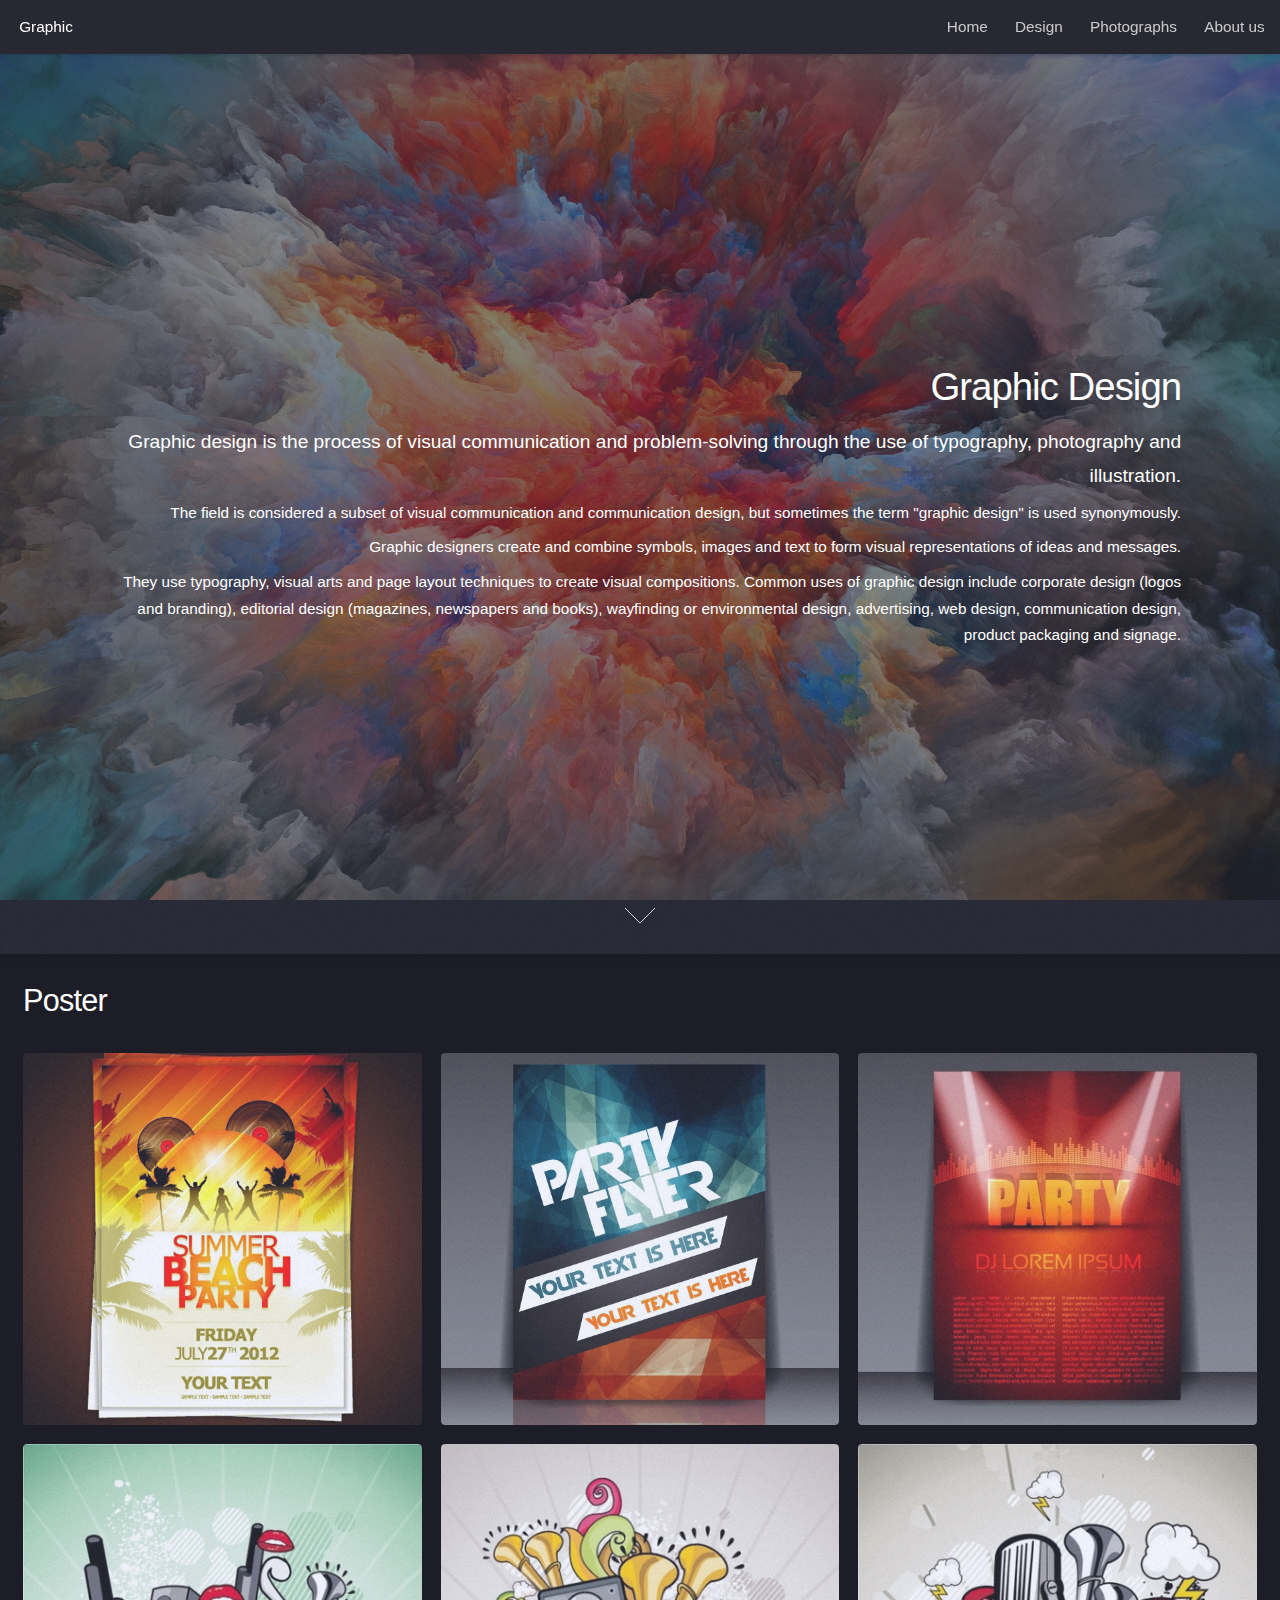
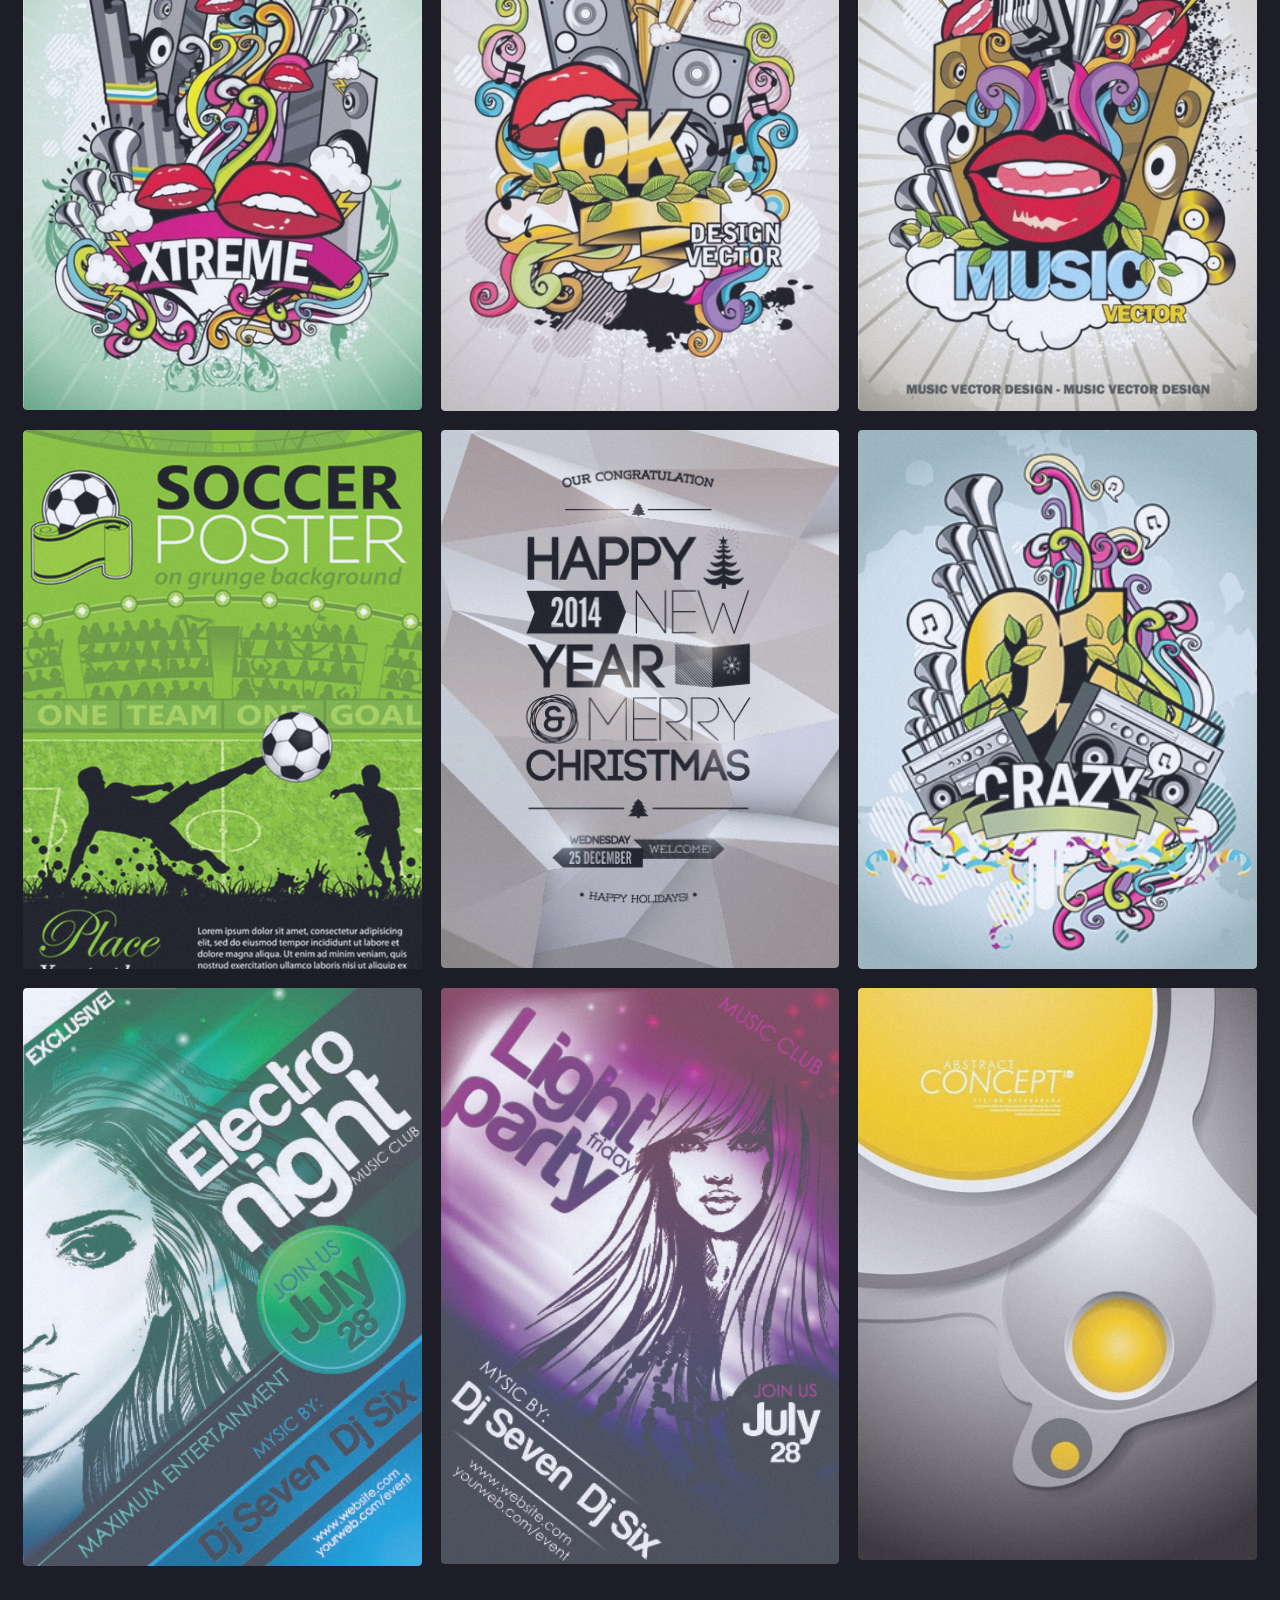
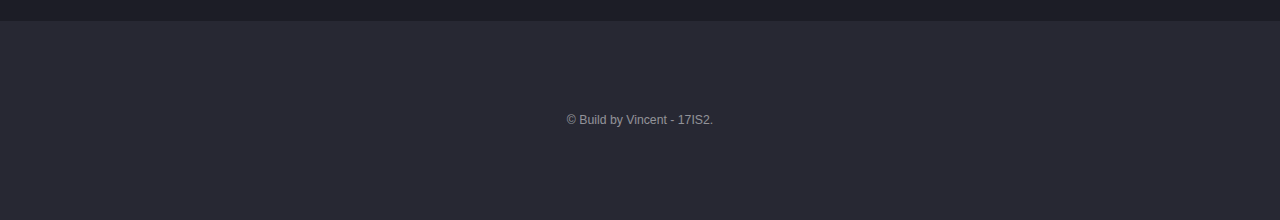
<file: web/poster.html>
<!DOCTYPE html>
<!--
To change this license header, choose License Headers in Project Properties.
To change this template file, choose Tools | Templates
and open the template in the editor.
-->
<html>
    <head>
        <title>Design</title>
        <meta charset="utf-8" />
        <meta name="viewport" content="width=device-width, initial-scale=1" />
        <link rel="stylesheet" href="assets/css/main.css" />
    </head>
    <body class="design">
        <div id="page-wrapper">
            <!-- Header -->
            <header id="header">
                <h1 id="logo"><a href="index.html">Graphic</a></h1>
                <nav id="nav">
                    <ul>
                        <li><a href="index.html">Home</a></li>
                        <li><a href="#">Design</a>
                            <ul>
                                <li><a href="logo.html">Logo</a></li>
                                <li><a href="object.html">Object</a></li>
                                <li><a href="poster.html">Poster</a></li>
                            </ul>
                        </li>
                        <li><a href="photo.html">Photographs</a></li>
                        <li><a href="about.html">About us</a></li>
                    </ul>
                </nav>
            </header>

            <!-- Banner -->
            <section id="banner">
                <div class="content">
                    <header>
                        <h2>Graphic Design</h2>
                        <p>Graphic design is the process of visual communication and problem-solving through the use of typography, photography and illustration.</p>
                        <p>The field is considered a subset of visual communication and communication design, but sometimes the term "graphic design" is used synonymously.</p>
                        <p>Graphic designers create and combine symbols, images and text to form visual representations of ideas and messages.</p>   
                        <p>They use typography, visual arts and page layout techniques to create visual compositions. Common uses of graphic design include corporate design (logos and branding), editorial design (magazines, newspapers and books), wayfinding or environmental design, advertising, web design, communication design, product packaging and signage.</p>
                    </header>
                </div>
                <a href="#one" class="goto-next scrolly">Next</a>
            </section>

            <!-- Image -->
            <section id="one">
                <div class="box alt">
                    <div class="logo">
                        <header>
                            <h2>Poster</h2>
                            <div class="row 50% uniform">
                                <div class="4u  6u(xsmall)"><span class="image fit"><img src="images/poster1.jpg" alt="" /></span></div>
                                <div class="4u  6u$(xsmall)"><span class="image fit"><img src="images/poster2.jpg" alt="" /></span></div>
                                <div class="4u$ 6u(xsmall)"><span class="image fit"><img src="images/poster3.jpg" alt="" /></span></div>
                                <div class="4u  6u$(xsmall)"><span class="image fit"><img src="images/poster4.jpg" alt="" /></span></div>
                                <div class="4u  6u(xsmall)"><span class="image fit"><img src="images/poster5.jpg" alt="" /></span></div>
                                <div class="4u$ 6u$(xsmall)"><span class="image fit"><img src="images/poster6.jpg" alt="" /></span></div>
                                <div class="4u  6u(xsmall)"><span class="image fit"><img src="images/poster12.jpg" alt="" /></span></div>
                                <div class="4u  6u$(xsmall)"><span class="image fit"><img src="images/poster13.jpg" alt="" /></span></div>
                                <div class="4u$ 6u(xsmall)"><span class="image fit"><img src="images/poster9.jpg" alt="" /></span></div>
                                <div class="4u  6u$(xsmall)"><span class="image fit"><img src="images/poster10.jpg" alt="" /></span></div>
                                <div class="4u  6u(xsmall)"><span class="image fit"><img src="images/poster11.jpg" alt="" /></span></div>
                                <div class="4u$ 6u$(xsmall)"><span class="image fit"><img src="images/poster14.jpg" alt="" /></span></div>
                            </div>
                        </header>
                    </div>

            </section>

            <!-- Footer -->
            <footer id="footer">
                <ul class="copyright">
                    <p>&copy; Build by Vincent - 17IS2.</p>
                </ul>
            </footer>


            <!-- Scripts -->
            <script src="assets/js/jquery.min.js"></script>
            <script src="assets/js/jquery.scrolly.min.js"></script>
            <script src="assets/js/jquery.dropotron.min.js"></script>
            <script src="assets/js/jquery.scrollex.min.js"></script>
            <script src="assets/js/skel.min.js"></script>
            <script src="assets/js/util.js"></script>
            <!--[if lte IE 8]><script src="assets/js/ie/respond.min.js"></script><![endif]-->
            <script src="assets/js/main.js"></script>

    </body>
</html>
</file>
<file: web/assets/css/main.css>
/*
	Landed by HTML5 UP
	html5up.net | @ajlkn
	Free for personal and commercial use under the CCA 3.0 license (html5up.net/license)
*/

/* Reset */

	html, body, div, span, applet, object, iframe, h1, h2, h3, h4, h5, h6, p, blockquote, pre, a, abbr, acronym, address, big, cite, code, del, dfn, em, img, ins, kbd, q, s, samp, small, strike, strong, sub, sup, tt, var, b, u, i, center, dl, dt, dd, ol, ul, li, fieldset, form, label, legend, table, caption, tbody, tfoot, thead, tr, th, td, article, aside, canvas, details, embed, figure, figcaption, footer, header, hgroup, menu, nav, output, ruby, section, summary, time, mark, audio, video {
		margin: 0;
		padding: 0;
		border: 0;
		font-size: 100%;
		font: inherit;
		vertical-align: baseline;
	}

	article, aside, details, figcaption, figure, footer, header, hgroup, menu, nav, section {
		display: block;
	}

	body {
		line-height: 1;
	}

	ol, ul {
		list-style: none;
	}

	blockquote, q {
		quotes: none;
	}

	blockquote:before, blockquote:after, q:before, q:after {
		content: '';
		content: none;
	}

	table {
		border-collapse: collapse;
		border-spacing: 0;
	}

	body {
		-webkit-text-size-adjust: none;
	}

/* Box Model */

	*, *:before, *:after {
		-moz-box-sizing: border-box;
		-webkit-box-sizing: border-box;
		box-sizing: border-box;
	}

/* Containers */

	.container {
		margin-left: auto;
		margin-right: auto;
	}

	.container.\31 25\25 {
		width: 100%;
		max-width: 87.5em;
		min-width: 70em;
	}

	.container.\37 5\25 {
		width: 52.5em;
	}

	.container.\35 0\25 {
		width: 35em;
	}

	.container.\32 5\25 {
		width: 17.5em;
	}

	.container {
		width: 70em;
	}

	@media screen and (max-width: 1680px) {

		.container.\31 25\25 {
			width: 100%;
			max-width: 87.5em;
			min-width: 70em;
		}

		.container.\37 5\25 {
			width: 52.5em;
		}

		.container.\35 0\25 {
			width: 35em;
		}

		.container.\32 5\25 {
			width: 17.5em;
		}

		.container {
			width: 70em;
		}

	}

	@media screen and (max-width: 1280px) {

		.container.\31 25\25 {
			width: 100%;
			max-width: 112.5%;
			min-width: 90%;
		}

		.container.\37 5\25 {
			width: 67.5%;
		}

		.container.\35 0\25 {
			width: 45%;
		}

		.container.\32 5\25 {
			width: 22.5%;
		}

		.container {
			width: 90%;
		}

	}

	@media screen and (max-width: 980px) {

		.container.\31 25\25 {
			width: 100%;
			max-width: 125%;
			min-width: 100%;
		}

		.container.\37 5\25 {
			width: 75%;
		}

		.container.\35 0\25 {
			width: 50%;
		}

		.container.\32 5\25 {
			width: 25%;
		}

		.container {
			width: 100% !important;
		}

	}

	@media screen and (max-width: 736px) {

		.container.\31 25\25 {
			width: 100%;
			max-width: 125%;
			min-width: 100%;
		}

		.container.\37 5\25 {
			width: 75%;
		}

		.container.\35 0\25 {
			width: 50%;
		}

		.container.\32 5\25 {
			width: 25%;
		}

		.container {
			width: 100% !important;
		}

	}

	@media screen and (max-width: 480px) {

		.container.\31 25\25 {
			width: 100%;
			max-width: 125%;
			min-width: 100%;
		}

		.container.\37 5\25 {
			width: 75%;
		}

		.container.\35 0\25 {
			width: 50%;
		}

		.container.\32 5\25 {
			width: 25%;
		}

		.container {
			width: 100% !important;
		}

	}

/* Grid */

	.row {
		border-bottom: solid 1px transparent;
		-moz-box-sizing: border-box;
		-webkit-box-sizing: border-box;
		box-sizing: border-box;
	}

	.row > * {
		float: left;
		-moz-box-sizing: border-box;
		-webkit-box-sizing: border-box;
		box-sizing: border-box;
	}

	.row:after, .row:before {
		content: '';
		display: block;
		clear: both;
		height: 0;
	}

	.row.uniform > * > :first-child {
		margin-top: 0;
	}

	.row.uniform > * > :last-child {
		margin-bottom: 0;
	}

	.row.\30 \25 > * {
		padding: 0 0 0 0em;
	}

	.row.\30 \25 {
		margin: 0 0 -1px 0em;
	}

	.row.uniform.\30 \25 > * {
		padding: 0em 0 0 0em;
	}

	.row.uniform.\30 \25 {
		margin: 0em 0 -1px 0em;
	}

	.row > * {
		padding: 0 0 0 2.5em;
	}

	.row {
		margin: 0 0 -1px -2.5em;
	}

	.row.uniform > * {
		padding: 2.5em 0 0 2.5em;
	}

	.row.uniform {
		margin: -2.5em 0 -1px -2.5em;
	}

	.row.\32 00\25 > * {
		padding: 0 0 0 5em;
	}

	.row.\32 00\25 {
		margin: 0 0 -1px -5em;
	}

	.row.uniform.\32 00\25 > * {
		padding: 5em 0 0 5em;
	}

	.row.uniform.\32 00\25 {
		margin: -5em 0 -1px -5em;
	}

	.row.\31 50\25 > * {
		padding: 0 0 0 3.75em;
	}

	.row.\31 50\25 {
		margin: 0 0 -1px -3.75em;
	}

	.row.uniform.\31 50\25 > * {
		padding: 3.75em 0 0 3.75em;
	}

	.row.uniform.\31 50\25 {
		margin: -3.75em 0 -1px -3.75em;
	}

	.row.\35 0\25 > * {
		padding: 0 0 0 1.25em;
	}

	.row.\35 0\25 {
		margin: 0 0 -1px -1.25em;
	}

	.row.uniform.\35 0\25 > * {
		padding: 1.25em 0 0 1.25em;
	}

	.row.uniform.\35 0\25 {
		margin: -1.25em 0 -1px -1.25em;
	}

	.row.\32 5\25 > * {
		padding: 0 0 0 0.625em;
	}

	.row.\32 5\25 {
		margin: 0 0 -1px -0.625em;
	}

	.row.uniform.\32 5\25 > * {
		padding: 0.625em 0 0 0.625em;
	}

	.row.uniform.\32 5\25 {
		margin: -0.625em 0 -1px -0.625em;
	}

	.\31 2u, .\31 2u\24 {
		width: 100%;
		clear: none;
		margin-left: 0;
	}

	.\31 1u, .\31 1u\24 {
		width: 91.6666666667%;
		clear: none;
		margin-left: 0;
	}

	.\31 0u, .\31 0u\24 {
		width: 83.3333333333%;
		clear: none;
		margin-left: 0;
	}

	.\39 u, .\39 u\24 {
		width: 75%;
		clear: none;
		margin-left: 0;
	}

	.\38 u, .\38 u\24 {
		width: 66.6666666667%;
		clear: none;
		margin-left: 0;
	}

	.\37 u, .\37 u\24 {
		width: 58.3333333333%;
		clear: none;
		margin-left: 0;
	}

	.\36 u, .\36 u\24 {
		width: 50%;
		clear: none;
		margin-left: 0;
	}

	.\35 u, .\35 u\24 {
		width: 41.6666666667%;
		clear: none;
		margin-left: 0;
	}

	.\34 u, .\34 u\24 {
		width: 33.3333333333%;
		clear: none;
		margin-left: 0;
	}

	.\33 u, .\33 u\24 {
		width: 25%;
		clear: none;
		margin-left: 0;
	}

	.\32 u, .\32 u\24 {
		width: 16.6666666667%;
		clear: none;
		margin-left: 0;
	}

	.\31 u, .\31 u\24 {
		width: 8.3333333333%;
		clear: none;
		margin-left: 0;
	}

	.\31 2u\24 + *,
	.\31 1u\24 + *,
	.\31 0u\24 + *,
	.\39 u\24 + *,
	.\38 u\24 + *,
	.\37 u\24 + *,
	.\36 u\24 + *,
	.\35 u\24 + *,
	.\34 u\24 + *,
	.\33 u\24 + *,
	.\32 u\24 + *,
	.\31 u\24 + * {
		clear: left;
	}

	.\-11u {
		margin-left: 91.66667%;
	}

	.\-10u {
		margin-left: 83.33333%;
	}

	.\-9u {
		margin-left: 75%;
	}

	.\-8u {
		margin-left: 66.66667%;
	}

	.\-7u {
		margin-left: 58.33333%;
	}

	.\-6u {
		margin-left: 50%;
	}

	.\-5u {
		margin-left: 41.66667%;
	}

	.\-4u {
		margin-left: 33.33333%;
	}

	.\-3u {
		margin-left: 25%;
	}

	.\-2u {
		margin-left: 16.66667%;
	}

	.\-1u {
		margin-left: 8.33333%;
	}

	@media screen and (max-width: 1680px) {

		.row > * {
			padding: 0 0 0 2.5em;
		}

		.row {
			margin: 0 0 -1px -2.5em;
		}

		.row.uniform > * {
			padding: 2.5em 0 0 2.5em;
		}

		.row.uniform {
			margin: -2.5em 0 -1px -2.5em;
		}

		.row.\32 00\25 > * {
			padding: 0 0 0 5em;
		}

		.row.\32 00\25 {
			margin: 0 0 -1px -5em;
		}

		.row.uniform.\32 00\25 > * {
			padding: 5em 0 0 5em;
		}

		.row.uniform.\32 00\25 {
			margin: -5em 0 -1px -5em;
		}

		.row.\31 50\25 > * {
			padding: 0 0 0 3.75em;
		}

		.row.\31 50\25 {
			margin: 0 0 -1px -3.75em;
		}

		.row.uniform.\31 50\25 > * {
			padding: 3.75em 0 0 3.75em;
		}

		.row.uniform.\31 50\25 {
			margin: -3.75em 0 -1px -3.75em;
		}

		.row.\35 0\25 > * {
			padding: 0 0 0 1.25em;
		}

		.row.\35 0\25 {
			margin: 0 0 -1px -1.25em;
		}

		.row.uniform.\35 0\25 > * {
			padding: 1.25em 0 0 1.25em;
		}

		.row.uniform.\35 0\25 {
			margin: -1.25em 0 -1px -1.25em;
		}

		.row.\32 5\25 > * {
			padding: 0 0 0 0.625em;
		}

		.row.\32 5\25 {
			margin: 0 0 -1px -0.625em;
		}

		.row.uniform.\32 5\25 > * {
			padding: 0.625em 0 0 0.625em;
		}

		.row.uniform.\32 5\25 {
			margin: -0.625em 0 -1px -0.625em;
		}

		.\31 2u\28xlarge\29, .\31 2u\24\28xlarge\29 {
			width: 100%;
			clear: none;
			margin-left: 0;
		}

		.\31 1u\28xlarge\29, .\31 1u\24\28xlarge\29 {
			width: 91.6666666667%;
			clear: none;
			margin-left: 0;
		}

		.\31 0u\28xlarge\29, .\31 0u\24\28xlarge\29 {
			width: 83.3333333333%;
			clear: none;
			margin-left: 0;
		}

		.\39 u\28xlarge\29, .\39 u\24\28xlarge\29 {
			width: 75%;
			clear: none;
			margin-left: 0;
		}

		.\38 u\28xlarge\29, .\38 u\24\28xlarge\29 {
			width: 66.6666666667%;
			clear: none;
			margin-left: 0;
		}

		.\37 u\28xlarge\29, .\37 u\24\28xlarge\29 {
			width: 58.3333333333%;
			clear: none;
			margin-left: 0;
		}

		.\36 u\28xlarge\29, .\36 u\24\28xlarge\29 {
			width: 50%;
			clear: none;
			margin-left: 0;
		}

		.\35 u\28xlarge\29, .\35 u\24\28xlarge\29 {
			width: 41.6666666667%;
			clear: none;
			margin-left: 0;
		}

		.\34 u\28xlarge\29, .\34 u\24\28xlarge\29 {
			width: 33.3333333333%;
			clear: none;
			margin-left: 0;
		}

		.\33 u\28xlarge\29, .\33 u\24\28xlarge\29 {
			width: 25%;
			clear: none;
			margin-left: 0;
		}

		.\32 u\28xlarge\29, .\32 u\24\28xlarge\29 {
			width: 16.6666666667%;
			clear: none;
			margin-left: 0;
		}

		.\31 u\28xlarge\29, .\31 u\24\28xlarge\29 {
			width: 8.3333333333%;
			clear: none;
			margin-left: 0;
		}

		.\31 2u\24\28xlarge\29 + *,
		.\31 1u\24\28xlarge\29 + *,
		.\31 0u\24\28xlarge\29 + *,
		.\39 u\24\28xlarge\29 + *,
		.\38 u\24\28xlarge\29 + *,
		.\37 u\24\28xlarge\29 + *,
		.\36 u\24\28xlarge\29 + *,
		.\35 u\24\28xlarge\29 + *,
		.\34 u\24\28xlarge\29 + *,
		.\33 u\24\28xlarge\29 + *,
		.\32 u\24\28xlarge\29 + *,
		.\31 u\24\28xlarge\29 + * {
			clear: left;
		}

		.\-11u\28xlarge\29 {
			margin-left: 91.66667%;
		}

		.\-10u\28xlarge\29 {
			margin-left: 83.33333%;
		}

		.\-9u\28xlarge\29 {
			margin-left: 75%;
		}

		.\-8u\28xlarge\29 {
			margin-left: 66.66667%;
		}

		.\-7u\28xlarge\29 {
			margin-left: 58.33333%;
		}

		.\-6u\28xlarge\29 {
			margin-left: 50%;
		}

		.\-5u\28xlarge\29 {
			margin-left: 41.66667%;
		}

		.\-4u\28xlarge\29 {
			margin-left: 33.33333%;
		}

		.\-3u\28xlarge\29 {
			margin-left: 25%;
		}

		.\-2u\28xlarge\29 {
			margin-left: 16.66667%;
		}

		.\-1u\28xlarge\29 {
			margin-left: 8.33333%;
		}

	}

	@media screen and (max-width: 1280px) {

		.row > * {
			padding: 0 0 0 2.5em;
		}

		.row {
			margin: 0 0 -1px -2.5em;
		}

		.row.uniform > * {
			padding: 2.5em 0 0 2.5em;
		}

		.row.uniform {
			margin: -2.5em 0 -1px -2.5em;
		}

		.row.\32 00\25 > * {
			padding: 0 0 0 5em;
		}

		.row.\32 00\25 {
			margin: 0 0 -1px -5em;
		}

		.row.uniform.\32 00\25 > * {
			padding: 5em 0 0 5em;
		}

		.row.uniform.\32 00\25 {
			margin: -5em 0 -1px -5em;
		}

		.row.\31 50\25 > * {
			padding: 0 0 0 3.75em;
		}

		.row.\31 50\25 {
			margin: 0 0 -1px -3.75em;
		}

		.row.uniform.\31 50\25 > * {
			padding: 3.75em 0 0 3.75em;
		}

		.row.uniform.\31 50\25 {
			margin: -3.75em 0 -1px -3.75em;
		}

		.row.\35 0\25 > * {
			padding: 0 0 0 1.25em;
		}

		.row.\35 0\25 {
			margin: 0 0 -1px -1.25em;
		}

		.row.uniform.\35 0\25 > * {
			padding: 1.25em 0 0 1.25em;
		}

		.row.uniform.\35 0\25 {
			margin: -1.25em 0 -1px -1.25em;
		}

		.row.\32 5\25 > * {
			padding: 0 0 0 0.625em;
		}

		.row.\32 5\25 {
			margin: 0 0 -1px -0.625em;
		}

		.row.uniform.\32 5\25 > * {
			padding: 0.625em 0 0 0.625em;
		}

		.row.uniform.\32 5\25 {
			margin: -0.625em 0 -1px -0.625em;
		}

		.\31 2u\28large\29, .\31 2u\24\28large\29 {
			width: 100%;
			clear: none;
			margin-left: 0;
		}

		.\31 1u\28large\29, .\31 1u\24\28large\29 {
			width: 91.6666666667%;
			clear: none;
			margin-left: 0;
		}

		.\31 0u\28large\29, .\31 0u\24\28large\29 {
			width: 83.3333333333%;
			clear: none;
			margin-left: 0;
		}

		.\39 u\28large\29, .\39 u\24\28large\29 {
			width: 75%;
			clear: none;
			margin-left: 0;
		}

		.\38 u\28large\29, .\38 u\24\28large\29 {
			width: 66.6666666667%;
			clear: none;
			margin-left: 0;
		}

		.\37 u\28large\29, .\37 u\24\28large\29 {
			width: 58.3333333333%;
			clear: none;
			margin-left: 0;
		}

		.\36 u\28large\29, .\36 u\24\28large\29 {
			width: 50%;
			clear: none;
			margin-left: 0;
		}

		.\35 u\28large\29, .\35 u\24\28large\29 {
			width: 41.6666666667%;
			clear: none;
			margin-left: 0;
		}

		.\34 u\28large\29, .\34 u\24\28large\29 {
			width: 33.3333333333%;
			clear: none;
			margin-left: 0;
		}

		.\33 u\28large\29, .\33 u\24\28large\29 {
			width: 25%;
			clear: none;
			margin-left: 0;
		}

		.\32 u\28large\29, .\32 u\24\28large\29 {
			width: 16.6666666667%;
			clear: none;
			margin-left: 0;
		}

		.\31 u\28large\29, .\31 u\24\28large\29 {
			width: 8.3333333333%;
			clear: none;
			margin-left: 0;
		}

		.\31 2u\24\28large\29 + *,
		.\31 1u\24\28large\29 + *,
		.\31 0u\24\28large\29 + *,
		.\39 u\24\28large\29 + *,
		.\38 u\24\28large\29 + *,
		.\37 u\24\28large\29 + *,
		.\36 u\24\28large\29 + *,
		.\35 u\24\28large\29 + *,
		.\34 u\24\28large\29 + *,
		.\33 u\24\28large\29 + *,
		.\32 u\24\28large\29 + *,
		.\31 u\24\28large\29 + * {
			clear: left;
		}

		.\-11u\28large\29 {
			margin-left: 91.66667%;
		}

		.\-10u\28large\29 {
			margin-left: 83.33333%;
		}

		.\-9u\28large\29 {
			margin-left: 75%;
		}

		.\-8u\28large\29 {
			margin-left: 66.66667%;
		}

		.\-7u\28large\29 {
			margin-left: 58.33333%;
		}

		.\-6u\28large\29 {
			margin-left: 50%;
		}

		.\-5u\28large\29 {
			margin-left: 41.66667%;
		}

		.\-4u\28large\29 {
			margin-left: 33.33333%;
		}

		.\-3u\28large\29 {
			margin-left: 25%;
		}

		.\-2u\28large\29 {
			margin-left: 16.66667%;
		}

		.\-1u\28large\29 {
			margin-left: 8.33333%;
		}

	}

	@media screen and (max-width: 980px) {

		.row > * {
			padding: 0 0 0 2.5em;
		}

		.row {
			margin: 0 0 -1px -2.5em;
		}

		.row.uniform > * {
			padding: 2.5em 0 0 2.5em;
		}

		.row.uniform {
			margin: -2.5em 0 -1px -2.5em;
		}

		.row.\32 00\25 > * {
			padding: 0 0 0 5em;
		}

		.row.\32 00\25 {
			margin: 0 0 -1px -5em;
		}

		.row.uniform.\32 00\25 > * {
			padding: 5em 0 0 5em;
		}

		.row.uniform.\32 00\25 {
			margin: -5em 0 -1px -5em;
		}

		.row.\31 50\25 > * {
			padding: 0 0 0 3.75em;
		}

		.row.\31 50\25 {
			margin: 0 0 -1px -3.75em;
		}

		.row.uniform.\31 50\25 > * {
			padding: 3.75em 0 0 3.75em;
		}

		.row.uniform.\31 50\25 {
			margin: -3.75em 0 -1px -3.75em;
		}

		.row.\35 0\25 > * {
			padding: 0 0 0 1.25em;
		}

		.row.\35 0\25 {
			margin: 0 0 -1px -1.25em;
		}

		.row.uniform.\35 0\25 > * {
			padding: 1.25em 0 0 1.25em;
		}

		.row.uniform.\35 0\25 {
			margin: -1.25em 0 -1px -1.25em;
		}

		.row.\32 5\25 > * {
			padding: 0 0 0 0.625em;
		}

		.row.\32 5\25 {
			margin: 0 0 -1px -0.625em;
		}

		.row.uniform.\32 5\25 > * {
			padding: 0.625em 0 0 0.625em;
		}

		.row.uniform.\32 5\25 {
			margin: -0.625em 0 -1px -0.625em;
		}

		.\31 2u\28medium\29, .\31 2u\24\28medium\29 {
			width: 100%;
			clear: none;
			margin-left: 0;
		}

		.\31 1u\28medium\29, .\31 1u\24\28medium\29 {
			width: 91.6666666667%;
			clear: none;
			margin-left: 0;
		}

		.\31 0u\28medium\29, .\31 0u\24\28medium\29 {
			width: 83.3333333333%;
			clear: none;
			margin-left: 0;
		}

		.\39 u\28medium\29, .\39 u\24\28medium\29 {
			width: 75%;
			clear: none;
			margin-left: 0;
		}

		.\38 u\28medium\29, .\38 u\24\28medium\29 {
			width: 66.6666666667%;
			clear: none;
			margin-left: 0;
		}

		.\37 u\28medium\29, .\37 u\24\28medium\29 {
			width: 58.3333333333%;
			clear: none;
			margin-left: 0;
		}

		.\36 u\28medium\29, .\36 u\24\28medium\29 {
			width: 50%;
			clear: none;
			margin-left: 0;
		}

		.\35 u\28medium\29, .\35 u\24\28medium\29 {
			width: 41.6666666667%;
			clear: none;
			margin-left: 0;
		}

		.\34 u\28medium\29, .\34 u\24\28medium\29 {
			width: 33.3333333333%;
			clear: none;
			margin-left: 0;
		}

		.\33 u\28medium\29, .\33 u\24\28medium\29 {
			width: 25%;
			clear: none;
			margin-left: 0;
		}

		.\32 u\28medium\29, .\32 u\24\28medium\29 {
			width: 16.6666666667%;
			clear: none;
			margin-left: 0;
		}

		.\31 u\28medium\29, .\31 u\24\28medium\29 {
			width: 8.3333333333%;
			clear: none;
			margin-left: 0;
		}

		.\31 2u\24\28medium\29 + *,
		.\31 1u\24\28medium\29 + *,
		.\31 0u\24\28medium\29 + *,
		.\39 u\24\28medium\29 + *,
		.\38 u\24\28medium\29 + *,
		.\37 u\24\28medium\29 + *,
		.\36 u\24\28medium\29 + *,
		.\35 u\24\28medium\29 + *,
		.\34 u\24\28medium\29 + *,
		.\33 u\24\28medium\29 + *,
		.\32 u\24\28medium\29 + *,
		.\31 u\24\28medium\29 + * {
			clear: left;
		}

		.\-11u\28medium\29 {
			margin-left: 91.66667%;
		}

		.\-10u\28medium\29 {
			margin-left: 83.33333%;
		}

		.\-9u\28medium\29 {
			margin-left: 75%;
		}

		.\-8u\28medium\29 {
			margin-left: 66.66667%;
		}

		.\-7u\28medium\29 {
			margin-left: 58.33333%;
		}

		.\-6u\28medium\29 {
			margin-left: 50%;
		}

		.\-5u\28medium\29 {
			margin-left: 41.66667%;
		}

		.\-4u\28medium\29 {
			margin-left: 33.33333%;
		}

		.\-3u\28medium\29 {
			margin-left: 25%;
		}

		.\-2u\28medium\29 {
			margin-left: 16.66667%;
		}

		.\-1u\28medium\29 {
			margin-left: 8.33333%;
		}

	}

	@media screen and (max-width: 736px) {

		.row > * {
			padding: 0 0 0 2.5em;
		}

		.row {
			margin: 0 0 -1px -2.5em;
		}

		.row.uniform > * {
			padding: 2.5em 0 0 2.5em;
		}

		.row.uniform {
			margin: -2.5em 0 -1px -2.5em;
		}

		.row.\32 00\25 > * {
			padding: 0 0 0 5em;
		}

		.row.\32 00\25 {
			margin: 0 0 -1px -5em;
		}

		.row.uniform.\32 00\25 > * {
			padding: 5em 0 0 5em;
		}

		.row.uniform.\32 00\25 {
			margin: -5em 0 -1px -5em;
		}

		.row.\31 50\25 > * {
			padding: 0 0 0 3.75em;
		}

		.row.\31 50\25 {
			margin: 0 0 -1px -3.75em;
		}

		.row.uniform.\31 50\25 > * {
			padding: 3.75em 0 0 3.75em;
		}

		.row.uniform.\31 50\25 {
			margin: -3.75em 0 -1px -3.75em;
		}

		.row.\35 0\25 > * {
			padding: 0 0 0 1.25em;
		}

		.row.\35 0\25 {
			margin: 0 0 -1px -1.25em;
		}

		.row.uniform.\35 0\25 > * {
			padding: 1.25em 0 0 1.25em;
		}

		.row.uniform.\35 0\25 {
			margin: -1.25em 0 -1px -1.25em;
		}

		.row.\32 5\25 > * {
			padding: 0 0 0 0.625em;
		}

		.row.\32 5\25 {
			margin: 0 0 -1px -0.625em;
		}

		.row.uniform.\32 5\25 > * {
			padding: 0.625em 0 0 0.625em;
		}

		.row.uniform.\32 5\25 {
			margin: -0.625em 0 -1px -0.625em;
		}

		.\31 2u\28small\29, .\31 2u\24\28small\29 {
			width: 100%;
			clear: none;
			margin-left: 0;
		}

		.\31 1u\28small\29, .\31 1u\24\28small\29 {
			width: 91.6666666667%;
			clear: none;
			margin-left: 0;
		}

		.\31 0u\28small\29, .\31 0u\24\28small\29 {
			width: 83.3333333333%;
			clear: none;
			margin-left: 0;
		}

		.\39 u\28small\29, .\39 u\24\28small\29 {
			width: 75%;
			clear: none;
			margin-left: 0;
		}

		.\38 u\28small\29, .\38 u\24\28small\29 {
			width: 66.6666666667%;
			clear: none;
			margin-left: 0;
		}

		.\37 u\28small\29, .\37 u\24\28small\29 {
			width: 58.3333333333%;
			clear: none;
			margin-left: 0;
		}

		.\36 u\28small\29, .\36 u\24\28small\29 {
			width: 50%;
			clear: none;
			margin-left: 0;
		}

		.\35 u\28small\29, .\35 u\24\28small\29 {
			width: 41.6666666667%;
			clear: none;
			margin-left: 0;
		}

		.\34 u\28small\29, .\34 u\24\28small\29 {
			width: 33.3333333333%;
			clear: none;
			margin-left: 0;
		}

		.\33 u\28small\29, .\33 u\24\28small\29 {
			width: 25%;
			clear: none;
			margin-left: 0;
		}

		.\32 u\28small\29, .\32 u\24\28small\29 {
			width: 16.6666666667%;
			clear: none;
			margin-left: 0;
		}

		.\31 u\28small\29, .\31 u\24\28small\29 {
			width: 8.3333333333%;
			clear: none;
			margin-left: 0;
		}

		.\31 2u\24\28small\29 + *,
		.\31 1u\24\28small\29 + *,
		.\31 0u\24\28small\29 + *,
		.\39 u\24\28small\29 + *,
		.\38 u\24\28small\29 + *,
		.\37 u\24\28small\29 + *,
		.\36 u\24\28small\29 + *,
		.\35 u\24\28small\29 + *,
		.\34 u\24\28small\29 + *,
		.\33 u\24\28small\29 + *,
		.\32 u\24\28small\29 + *,
		.\31 u\24\28small\29 + * {
			clear: left;
		}

		.\-11u\28small\29 {
			margin-left: 91.66667%;
		}

		.\-10u\28small\29 {
			margin-left: 83.33333%;
		}

		.\-9u\28small\29 {
			margin-left: 75%;
		}

		.\-8u\28small\29 {
			margin-left: 66.66667%;
		}

		.\-7u\28small\29 {
			margin-left: 58.33333%;
		}

		.\-6u\28small\29 {
			margin-left: 50%;
		}

		.\-5u\28small\29 {
			margin-left: 41.66667%;
		}

		.\-4u\28small\29 {
			margin-left: 33.33333%;
		}

		.\-3u\28small\29 {
			margin-left: 25%;
		}

		.\-2u\28small\29 {
			margin-left: 16.66667%;
		}

		.\-1u\28small\29 {
			margin-left: 8.33333%;
		}

	}

	@media screen and (max-width: 480px) {

		.row > * {
			padding: 0 0 0 2.5em;
		}

		.row {
			margin: 0 0 -1px -2.5em;
		}

		.row.uniform > * {
			padding: 2.5em 0 0 2.5em;
		}

		.row.uniform {
			margin: -2.5em 0 -1px -2.5em;
		}

		.row.\32 00\25 > * {
			padding: 0 0 0 5em;
		}

		.row.\32 00\25 {
			margin: 0 0 -1px -5em;
		}

		.row.uniform.\32 00\25 > * {
			padding: 5em 0 0 5em;
		}

		.row.uniform.\32 00\25 {
			margin: -5em 0 -1px -5em;
		}

		.row.\31 50\25 > * {
			padding: 0 0 0 3.75em;
		}

		.row.\31 50\25 {
			margin: 0 0 -1px -3.75em;
		}

		.row.uniform.\31 50\25 > * {
			padding: 3.75em 0 0 3.75em;
		}

		.row.uniform.\31 50\25 {
			margin: -3.75em 0 -1px -3.75em;
		}

		.row.\35 0\25 > * {
			padding: 0 0 0 1.25em;
		}

		.row.\35 0\25 {
			margin: 0 0 -1px -1.25em;
		}

		.row.uniform.\35 0\25 > * {
			padding: 1.25em 0 0 1.25em;
		}

		.row.uniform.\35 0\25 {
			margin: -1.25em 0 -1px -1.25em;
		}

		.row.\32 5\25 > * {
			padding: 0 0 0 0.625em;
		}

		.row.\32 5\25 {
			margin: 0 0 -1px -0.625em;
		}

		.row.uniform.\32 5\25 > * {
			padding: 0.625em 0 0 0.625em;
		}

		.row.uniform.\32 5\25 {
			margin: -0.625em 0 -1px -0.625em;
		}

		.\31 2u\28xsmall\29, .\31 2u\24\28xsmall\29 {
			width: 100%;
			clear: none;
			margin-left: 0;
		}

		.\31 1u\28xsmall\29, .\31 1u\24\28xsmall\29 {
			width: 91.6666666667%;
			clear: none;
			margin-left: 0;
		}

		.\31 0u\28xsmall\29, .\31 0u\24\28xsmall\29 {
			width: 83.3333333333%;
			clear: none;
			margin-left: 0;
		}

		.\39 u\28xsmall\29, .\39 u\24\28xsmall\29 {
			width: 75%;
			clear: none;
			margin-left: 0;
		}

		.\38 u\28xsmall\29, .\38 u\24\28xsmall\29 {
			width: 66.6666666667%;
			clear: none;
			margin-left: 0;
		}

		.\37 u\28xsmall\29, .\37 u\24\28xsmall\29 {
			width: 58.3333333333%;
			clear: none;
			margin-left: 0;
		}

		.\36 u\28xsmall\29, .\36 u\24\28xsmall\29 {
			width: 50%;
			clear: none;
			margin-left: 0;
		}

		.\35 u\28xsmall\29, .\35 u\24\28xsmall\29 {
			width: 41.6666666667%;
			clear: none;
			margin-left: 0;
		}

		.\34 u\28xsmall\29, .\34 u\24\28xsmall\29 {
			width: 33.3333333333%;
			clear: none;
			margin-left: 0;
		}

		.\33 u\28xsmall\29, .\33 u\24\28xsmall\29 {
			width: 25%;
			clear: none;
			margin-left: 0;
		}

		.\32 u\28xsmall\29, .\32 u\24\28xsmall\29 {
			width: 16.6666666667%;
			clear: none;
			margin-left: 0;
		}

		.\31 u\28xsmall\29, .\31 u\24\28xsmall\29 {
			width: 8.3333333333%;
			clear: none;
			margin-left: 0;
		}

		.\31 2u\24\28xsmall\29 + *,
		.\31 1u\24\28xsmall\29 + *,
		.\31 0u\24\28xsmall\29 + *,
		.\39 u\24\28xsmall\29 + *,
		.\38 u\24\28xsmall\29 + *,
		.\37 u\24\28xsmall\29 + *,
		.\36 u\24\28xsmall\29 + *,
		.\35 u\24\28xsmall\29 + *,
		.\34 u\24\28xsmall\29 + *,
		.\33 u\24\28xsmall\29 + *,
		.\32 u\24\28xsmall\29 + *,
		.\31 u\24\28xsmall\29 + * {
			clear: left;
		}

		.\-11u\28xsmall\29 {
			margin-left: 91.66667%;
		}

		.\-10u\28xsmall\29 {
			margin-left: 83.33333%;
		}

		.\-9u\28xsmall\29 {
			margin-left: 75%;
		}

		.\-8u\28xsmall\29 {
			margin-left: 66.66667%;
		}

		.\-7u\28xsmall\29 {
			margin-left: 58.33333%;
		}

		.\-6u\28xsmall\29 {
			margin-left: 50%;
		}

		.\-5u\28xsmall\29 {
			margin-left: 41.66667%;
		}

		.\-4u\28xsmall\29 {
			margin-left: 33.33333%;
		}

		.\-3u\28xsmall\29 {
			margin-left: 25%;
		}

		.\-2u\28xsmall\29 {
			margin-left: 16.66667%;
		}

		.\-1u\28xsmall\29 {
			margin-left: 8.33333%;
		}

	}

/* Basic */

	html, body {
		background: #1c1d26;
	}

	body.is-loading *, body.is-loading *:before, body.is-loading *:after {
		-moz-animation: none !important;
		-webkit-animation: none !important;
		-ms-animation: none !important;
		animation: none !important;
		-moz-transition: none !important;
		-webkit-transition: none !important;
		-ms-transition: none !important;
		transition: none !important;
	}

	body, input, select, textarea {
		color: rgba(255, 255, 255, 0.75);
		font-family: "Roboto", Helvetica, sans-serif;
		font-size: 15pt;
		font-weight: 100;
		line-height: 1.75em;
	}

	a {
		-moz-transition: border-color 0.2s ease-in-out, color 0.2s ease-in-out;
		-webkit-transition: border-color 0.2s ease-in-out, color 0.2s ease-in-out;
		-ms-transition: border-color 0.2s ease-in-out, color 0.2s ease-in-out;
		transition: border-color 0.2s ease-in-out, color 0.2s ease-in-out;
		border-bottom: dotted 1px;
		color: #e44c65;
		text-decoration: none;
	}

		a:hover {
			color: #e44c65 !important;
			border-bottom-color: transparent;
		}

	strong, b {
		color: #ffffff;
		font-weight: 300;
	}

	em, i {
		font-style: italic;
	}

	p {
		margin: 0 0 2em 0;
	}

	h1, h2, h3, h4, h5, h6 {
		color: #ffffff;
		font-weight: 300;
		line-height: 1em;
		margin: 0 0 1em 0;
	}

		h1 a, h2 a, h3 a, h4 a, h5 a, h6 a {
			color: inherit;
			border: 0;
		}

	h2 {
		font-size: 2em;
		line-height: 1.5em;
		letter-spacing: -0.025em;
	}

	h3 {
		font-size: 1.35em;
		line-height: 1.5em;
	}

	h4 {
		font-size: 1.1em;
		line-height: 1.5em;
	}

	h5 {
		font-size: 0.9em;
		line-height: 1.5em;
	}

	h6 {
		font-size: 0.7em;
		line-height: 1.5em;
	}

	sub {
		font-size: 0.8em;
		position: relative;
		top: 0.5em;
	}

	sup {
		font-size: 0.8em;
		position: relative;
		top: -0.5em;
	}

	hr {
		border: 0;
		border-bottom: solid 1px rgba(255, 255, 255, 0.3);
		margin: 3em 0;
	}

		hr.major {
			margin: 4em 0;
		}

	blockquote {
		border-left: solid 4px rgba(255, 255, 255, 0.3);
		font-style: italic;
		margin: 0 0 2em 0;
		padding: 0.5em 0 0.5em 2em;
	}

	code {
		background: rgba(255, 255, 255, 0.075);
		border-radius: 4px;
		font-family: "Courier New", monospace;
		font-size: 0.9em;
		margin: 0 0.25em;
		padding: 0.25em 0.65em;
	}

	pre {
		-webkit-overflow-scrolling: touch;
		font-family: "Courier New", monospace;
		font-size: 0.9em;
		margin: 0 0 2em 0;
	}

		pre code {
			display: block;
			line-height: 1.75em;
			padding: 1em 1.5em;
			overflow-x: auto;
		}

	.align-left {
		text-align: left;
	}

	.align-center {
		text-align: center;
	}

	.align-right {
		text-align: right;
	}

/* Loader */

	@-moz-keyframes spinner-show {
		0% {
			opacity: 0;
		}

		100% {
			opacity: 1;
		}
	}

	@-webkit-keyframes spinner-show {
		0% {
			opacity: 0;
		}

		100% {
			opacity: 1;
		}
	}

	@-ms-keyframes spinner-show {
		0% {
			opacity: 0;
		}

		100% {
			opacity: 1;
		}
	}

	@keyframes spinner-show {
		0% {
			opacity: 0;
		}

		100% {
			opacity: 1;
		}
	}

	@-moz-keyframes spinner-hide {
		0% {
			color: rgba(255, 255, 255, 0.15);
			z-index: 100001;
			-moz-transform: scale(1) rotate(0deg);
			-webkit-transform: scale(1) rotate(0deg);
			-ms-transform: scale(1) rotate(0deg);
			transform: scale(1) rotate(0deg);
		}

		99% {
			color: #1c1d26;
			z-index: 100001;
			-moz-transform: scale(0.5) rotate(360deg);
			-webkit-transform: scale(0.5) rotate(360deg);
			-ms-transform: scale(0.5) rotate(360deg);
			transform: scale(0.5) rotate(360deg);
		}

		100% {
			color: #1c1d26;
			z-index: -1;
			-moz-transform: scale(0.5) rotate(360deg);
			-webkit-transform: scale(0.5) rotate(360deg);
			-ms-transform: scale(0.5) rotate(360deg);
			transform: scale(0.5) rotate(360deg);
		}
	}

	@-webkit-keyframes spinner-hide {
		0% {
			color: rgba(255, 255, 255, 0.15);
			z-index: 100001;
			-moz-transform: scale(1) rotate(0deg);
			-webkit-transform: scale(1) rotate(0deg);
			-ms-transform: scale(1) rotate(0deg);
			transform: scale(1) rotate(0deg);
		}

		99% {
			color: #1c1d26;
			z-index: 100001;
			-moz-transform: scale(0.5) rotate(360deg);
			-webkit-transform: scale(0.5) rotate(360deg);
			-ms-transform: scale(0.5) rotate(360deg);
			transform: scale(0.5) rotate(360deg);
		}

		100% {
			color: #1c1d26;
			z-index: -1;
			-moz-transform: scale(0.5) rotate(360deg);
			-webkit-transform: scale(0.5) rotate(360deg);
			-ms-transform: scale(0.5) rotate(360deg);
			transform: scale(0.5) rotate(360deg);
		}
	}

	@-ms-keyframes spinner-hide {
		0% {
			color: rgba(255, 255, 255, 0.15);
			z-index: 100001;
			-moz-transform: scale(1) rotate(0deg);
			-webkit-transform: scale(1) rotate(0deg);
			-ms-transform: scale(1) rotate(0deg);
			transform: scale(1) rotate(0deg);
		}

		99% {
			color: #1c1d26;
			z-index: 100001;
			-moz-transform: scale(0.5) rotate(360deg);
			-webkit-transform: scale(0.5) rotate(360deg);
			-ms-transform: scale(0.5) rotate(360deg);
			transform: scale(0.5) rotate(360deg);
		}

		100% {
			color: #1c1d26;
			z-index: -1;
			-moz-transform: scale(0.5) rotate(360deg);
			-webkit-transform: scale(0.5) rotate(360deg);
			-ms-transform: scale(0.5) rotate(360deg);
			transform: scale(0.5) rotate(360deg);
		}
	}

	@keyframes spinner-hide {
		0% {
			color: rgba(255, 255, 255, 0.15);
			z-index: 100001;
			-moz-transform: scale(1) rotate(0deg);
			-webkit-transform: scale(1) rotate(0deg);
			-ms-transform: scale(1) rotate(0deg);
			transform: scale(1) rotate(0deg);
		}

		99% {
			color: #1c1d26;
			z-index: 100001;
			-moz-transform: scale(0.5) rotate(360deg);
			-webkit-transform: scale(0.5) rotate(360deg);
			-ms-transform: scale(0.5) rotate(360deg);
			transform: scale(0.5) rotate(360deg);
		}

		100% {
			color: #1c1d26;
			z-index: -1;
			-moz-transform: scale(0.5) rotate(360deg);
			-webkit-transform: scale(0.5) rotate(360deg);
			-ms-transform: scale(0.5) rotate(360deg);
			transform: scale(0.5) rotate(360deg);
		}
	}

	@-moz-keyframes spinner-rotate {
		0% {
			-moz-transform: scale(1) rotate(0deg);
			-webkit-transform: scale(1) rotate(0deg);
			-ms-transform: scale(1) rotate(0deg);
			transform: scale(1) rotate(0deg);
		}

		100% {
			-moz-transform: scale(1) rotate(360deg);
			-webkit-transform: scale(1) rotate(360deg);
			-ms-transform: scale(1) rotate(360deg);
			transform: scale(1) rotate(360deg);
		}
	}

	@-webkit-keyframes spinner-rotate {
		0% {
			-moz-transform: scale(1) rotate(0deg);
			-webkit-transform: scale(1) rotate(0deg);
			-ms-transform: scale(1) rotate(0deg);
			transform: scale(1) rotate(0deg);
		}

		100% {
			-moz-transform: scale(1) rotate(360deg);
			-webkit-transform: scale(1) rotate(360deg);
			-ms-transform: scale(1) rotate(360deg);
			transform: scale(1) rotate(360deg);
		}
	}

	@-ms-keyframes spinner-rotate {
		0% {
			-moz-transform: scale(1) rotate(0deg);
			-webkit-transform: scale(1) rotate(0deg);
			-ms-transform: scale(1) rotate(0deg);
			transform: scale(1) rotate(0deg);
		}

		100% {
			-moz-transform: scale(1) rotate(360deg);
			-webkit-transform: scale(1) rotate(360deg);
			-ms-transform: scale(1) rotate(360deg);
			transform: scale(1) rotate(360deg);
		}
	}

	@keyframes spinner-rotate {
		0% {
			-moz-transform: scale(1) rotate(0deg);
			-webkit-transform: scale(1) rotate(0deg);
			-ms-transform: scale(1) rotate(0deg);
			transform: scale(1) rotate(0deg);
		}

		100% {
			-moz-transform: scale(1) rotate(360deg);
			-webkit-transform: scale(1) rotate(360deg);
			-ms-transform: scale(1) rotate(360deg);
			transform: scale(1) rotate(360deg);
		}
	}

	@-moz-keyframes overlay-hide {
		0% {
			opacity: 1;
			z-index: 100000;
		}

		15% {
			opacity: 1;
			z-index: 100000;
		}

		99% {
			opacity: 0;
			z-index: 100000;
		}

		100% {
			opacity: 0;
			z-index: -1;
		}
	}

	@-webkit-keyframes overlay-hide {
		0% {
			opacity: 1;
			z-index: 100000;
		}

		15% {
			opacity: 1;
			z-index: 100000;
		}

		99% {
			opacity: 0;
			z-index: 100000;
		}

		100% {
			opacity: 0;
			z-index: -1;
		}
	}

	@-ms-keyframes overlay-hide {
		0% {
			opacity: 1;
			z-index: 100000;
		}

		15% {
			opacity: 1;
			z-index: 100000;
		}

		99% {
			opacity: 0;
			z-index: 100000;
		}

		100% {
			opacity: 0;
			z-index: -1;
		}
	}

	@keyframes overlay-hide {
		0% {
			opacity: 1;
			z-index: 100000;
		}

		15% {
			opacity: 1;
			z-index: 100000;
		}

		99% {
			opacity: 0;
			z-index: 100000;
		}

		100% {
			opacity: 0;
			z-index: -1;
		}
	}

	body.landing {
		text-decoration: none;
	}

		body.landing:before {
			-moz-osx-font-smoothing: grayscale;
			-webkit-font-smoothing: antialiased;
			font-family: FontAwesome;
			font-style: normal;
			font-weight: normal;
			text-transform: none !important;
		}

		body.landing:before {
			-moz-animation: spinner-show 1.5s 1 0.25s ease forwards, spinner-hide 0.25s ease-in-out forwards !important;
			-webkit-animation: spinner-show 1.5s 1 0.25s ease forwards, spinner-hide 0.25s ease-in-out forwards !important;
			-ms-animation: spinner-show 1.5s 1 0.25s ease forwards, spinner-hide 0.25s ease-in-out forwards !important;
			animation: spinner-show 1.5s 1 0.25s ease forwards, spinner-hide 0.25s ease-in-out forwards !important;
			-moz-transform-origin: 50% 50%;
			-webkit-transform-origin: 50% 50%;
			-ms-transform-origin: 50% 50%;
			transform-origin: 50% 50%;
			color: rgba(255, 255, 255, 0.15);
			content: '\f1ce';
			cursor: default;
			display: block;
			font-size: 2em;
			height: 2em;
			left: 50%;
			line-height: 2em;
			margin: -1em 0 0 -1em;
			opacity: 0;
			position: fixed;
			text-align: center;
			top: 50%;
			width: 2em;
			z-index: -1;
		}

		body.landing:after {
			-moz-animation: overlay-hide 1.5s ease-in forwards !important;
			-webkit-animation: overlay-hide 1.5s ease-in forwards !important;
			-ms-animation: overlay-hide 1.5s ease-in forwards !important;
			animation: overlay-hide 1.5s ease-in forwards !important;
			background: #1c1d26;
			content: '';
			display: block;
			height: 100%;
			left: 0;
			opacity: 0;
			position: fixed;
			top: 0;
			width: 100%;
			z-index: -1;
		}

		body.landing.is-loading:before {
			-moz-animation: spinner-show 1.5s 1 0.25s ease forwards, spinner-rotate 0.75s infinite linear !important;
			-webkit-animation: spinner-show 1.5s 1 0.25s ease forwards, spinner-rotate 0.75s infinite linear !important;
			-ms-animation: spinner-show 1.5s 1 0.25s ease forwards, spinner-rotate 0.75s infinite linear !important;
			animation: spinner-show 1.5s 1 0.25s ease forwards, spinner-rotate 0.75s infinite linear !important;
			z-index: 100001;
		}

		body.landing.is-loading:after {
			-moz-animation: none !important;
			-webkit-animation: none !important;
			-ms-animation: none !important;
			animation: none !important;
			opacity: 1;
			z-index: 100000;
		}

	@media (-webkit-min-device-pixel-ratio: 2) {

		body.landing:before {
			line-height: 2.025em;
		}

	}

/* Section/Article */

	section.special, article.special {
		text-align: center;
	}

	header p {
		color: #ffffff;
		position: relative;
		margin: 0 0 1.5em 0;
	}

	header h2 + p {
		font-size: 1.25em;
		margin-top: -1em;
		line-height: 1.75em;
	}

	header h3 + p {
		font-size: 1.1em;
		margin-top: -0.8em;
		line-height: 1.75em;
	}

	header h4 + p,
	header h5 + p,
	header h6 + p {
		font-size: 0.9em;
		margin-top: -0.6em;
		line-height: 1.5em;
	}

	header.major {
		margin: 0 0 4em 0;
		position: relative;
		text-align: center;
	}

		header.major:after {
			background: #e44c65;
			content: '';
			display: inline-block;
			height: 0.2em;
			max-width: 20em;
			width: 75%;
		}

	footer.major {
		margin: 4em 0 0 0;
	}

/* Form */

	form {
		margin: 0 0 2em 0;
	}

	label {
		color: #ffffff;
		display: block;
		font-size: 0.9em;
		font-weight: 300;
		margin: 0 0 1em 0;
	}

	input[type="text"],
	input[type="password"],
	input[type="email"],
	select,
	textarea {
		-moz-appearance: none;
		-webkit-appearance: none;
		-ms-appearance: none;
		appearance: none;
		-moz-transition: border-color 0.2s ease-in-out;
		-webkit-transition: border-color 0.2s ease-in-out;
		-ms-transition: border-color 0.2s ease-in-out;
		transition: border-color 0.2s ease-in-out;
		background: transparent;
		border-radius: 4px;
		border: solid 1px rgba(255, 255, 255, 0.3);
		color: inherit;
		display: block;
		outline: 0;
		padding: 0 1em;
		text-decoration: none;
		width: 100%;
	}

		input[type="text"]:invalid,
		input[type="password"]:invalid,
		input[type="email"]:invalid,
		select:invalid,
		textarea:invalid {
			box-shadow: none;
		}

		input[type="text"]:focus,
		input[type="password"]:focus,
		input[type="email"]:focus,
		select:focus,
		textarea:focus {
			border-color: #e44c65;
		}

	.select-wrapper {
		text-decoration: none;
		display: block;
		position: relative;
	}

		.select-wrapper:before {
			-moz-osx-font-smoothing: grayscale;
			-webkit-font-smoothing: antialiased;
			font-family: FontAwesome;
			font-style: normal;
			font-weight: normal;
			text-transform: none !important;
		}

		.select-wrapper:before {
			color: rgba(255, 255, 255, 0.3);
			content: '\f078';
			display: block;
			height: 3em;
			line-height: 3em;
			pointer-events: none;
			position: absolute;
			right: 0;
			text-align: center;
			top: 0;
			width: 3em;
		}

		.select-wrapper select::-ms-expand {
			display: none;
		}

	input[type="text"],
	input[type="password"],
	input[type="email"],
	select {
		height: 3em;
	}

	textarea {
		padding: 0.75em 1em;
	}

	select option {
		background-color: #1c1d26;
		color: #ffffff;
	}

	select:focus::-ms-value {
		background: transparent;
	}

	input[type="checkbox"],
	input[type="radio"] {
		-moz-appearance: none;
		-webkit-appearance: none;
		-ms-appearance: none;
		appearance: none;
		display: block;
		float: left;
		margin-right: -2em;
		opacity: 0;
		width: 1em;
		z-index: -1;
	}

		input[type="checkbox"] + label,
		input[type="radio"] + label {
			text-decoration: none;
			color: rgba(255, 255, 255, 0.75);
			cursor: pointer;
			display: inline-block;
			font-size: 1em;
			font-weight: 100;
			padding-left: 2.55em;
			padding-right: 0.75em;
			position: relative;
		}

			input[type="checkbox"] + label:before,
			input[type="radio"] + label:before {
				-moz-osx-font-smoothing: grayscale;
				-webkit-font-smoothing: antialiased;
				font-family: FontAwesome;
				font-style: normal;
				font-weight: normal;
				text-transform: none !important;
			}

			input[type="checkbox"] + label:before,
			input[type="radio"] + label:before {
				border-radius: 4px;
				border: solid 1px rgba(255, 255, 255, 0.3);
				content: '';
				display: inline-block;
				height: 1.8em;
				left: 0;
				line-height: 1.725em;
				position: absolute;
				text-align: center;
				top: 0;
				width: 1.8em;
			}

		input[type="checkbox"]:checked + label:before,
		input[type="radio"]:checked + label:before {
			background: rgba(255, 255, 255, 0.25);
			color: #ffffff;
			content: '\f00c';
		}

		input[type="checkbox"]:focus + label:before,
		input[type="radio"]:focus + label:before {
			border-color: #e44c65;
		}

	input[type="checkbox"] + label:before {
		border-radius: 4px;
	}

	input[type="radio"] + label:before {
		border-radius: 100%;
	}

	::-webkit-input-placeholder {
		color: rgba(255, 255, 255, 0.5) !important;
		opacity: 1.0;
	}

	:-moz-placeholder {
		color: rgba(255, 255, 255, 0.5) !important;
		opacity: 1.0;
	}

	::-moz-placeholder {
		color: rgba(255, 255, 255, 0.5) !important;
		opacity: 1.0;
	}

	:-ms-input-placeholder {
		color: rgba(255, 255, 255, 0.5) !important;
		opacity: 1.0;
	}

	.formerize-placeholder {
		color: rgba(255, 255, 255, 0.5) !important;
		opacity: 1.0;
	}

/* Box */

	.box {
		border-radius: 4px;
		border: solid 1px rgba(255, 255, 255, 0.3);
		margin-bottom: 2em;
		padding: 1.5em;
	}

		.box > :last-child,
		.box > :last-child > :last-child,
		.box > :last-child > :last-child > :last-child {
			margin-bottom: 0;
		}

		.box.alt {
			border: 0;
			border-radius: 0;
			padding: 1;
		}

/* Icon */

	.icon {
		text-decoration: none;
		border-bottom: none;
		position: relative;
	}

		.icon:before {
			-moz-osx-font-smoothing: grayscale;
			-webkit-font-smoothing: antialiased;
			font-family: FontAwesome;
			font-style: normal;
			font-weight: normal;
			text-transform: none !important;
		}

		.icon > .label {
			display: none;
		}

		.icon.alt {
			text-decoration: none;
		}

			.icon.alt:before {
				-moz-osx-font-smoothing: grayscale;
				-webkit-font-smoothing: antialiased;
				font-family: FontAwesome;
				font-style: normal;
				font-weight: normal;
				text-transform: none !important;
			}

			.icon.alt:before {
				color: #1c1d26 !important;
				text-shadow: 1px 0 0 #ffffff, -1px 0 0 #ffffff, 0 1px 0 #ffffff, 0 -1px 0 #ffffff;
			}

		.icon.major {
			background: #272833;
			border-radius: 100%;
			cursor: default;
			display: inline-block;
			height: 6em;
			line-height: 6em;
			margin: 0 0 2em 0;
			text-align: center;
			width: 6em;
		}

			.icon.major:before {
				font-size: 2.25em;
			}

			.icon.major.alt {
				text-decoration: none;
			}

				.icon.major.alt:before {
					-moz-osx-font-smoothing: grayscale;
					-webkit-font-smoothing: antialiased;
					font-family: FontAwesome;
					font-style: normal;
					font-weight: normal;
					text-transform: none !important;
				}

				.icon.major.alt:before {
					color: #272833 !important;
					text-shadow: 1px 0 0 #ffffff, -1px 0 0 #ffffff, 0 1px 0 #ffffff, 0 -1px 0 #ffffff;
				}

/* Image */

	.image {
		border-radius: 4px;
		border: 0;
		display: inline-block;
		position: relative;
		overflow: hidden;
	}

		.image:before {
			content: '';
			display: block;
			position: absolute;
			left: 0;
			top: 0;
			background-image: url("images/overlay.png");
			width: 100%;
			height: 100%;
			z-index: 1;
		}

		.image img {
			border-radius: 4px;
			display: block;
		}

		.image.left {
			float: left;
			margin: 0 1.5em 1em 0;
			top: 0.25em;
		}

		.image.right {
			float: right;
			margin: 0 0 1em 1.5em;
			top: 0.25em;
		}

		.image.left, .image.right {
			max-width: 40%;
		}

			.image.left img, .image.right img {
				width: 100%;
			}

		.image.fit {
			display: block;
			margin: 0 0 2em 0;
			width: 100%;
		}

			.image.fit img {
				width: 100%;
			}

/* List */

	ol {
		list-style: decimal;
		margin: 0 0 2em 0;
		padding-left: 1.25em;
	}

		ol li {
			padding-left: 0.25em;
		}

	ul {
		list-style: disc;
		margin: 0 0 2em 0;
		padding-left: 1em;
	}

		ul li {
			padding-left: 0.5em;
		}

		ul.alt {
			list-style: none;
			padding-left: 0;
		}

			ul.alt li {
				border-top: solid 1px rgba(255, 255, 255, 0.3);
				padding: 0.5em 0;
			}

				ul.alt li:first-child {
					border-top: 0;
					padding-top: 0;
				}

		ul.icons {
			cursor: default;
			list-style: none;
			padding-left: 0;
		}

			ul.icons li {
				display: inline-block;
				height: 2.5em;
				line-height: 2.5em;
				padding: 0 0.5em;
			}

				ul.icons li .icon {
					font-size: 0.8em;
				}

					ul.icons li .icon:before {
						font-size: 2em;
					}

		ul.actions {
			cursor: default;
			list-style: none;
			padding-left: 0;
		}

			ul.actions li {
				display: inline-block;
				padding: 0 1em 0 0;
				vertical-align: middle;
			}

				ul.actions li:last-child {
					padding-right: 0;
				}

			ul.actions.small li {
				padding: 0 0.5em 0 0;
			}

			ul.actions.vertical li {
				display: block;
				padding: 1em 0 0 0;
			}

				ul.actions.vertical li:first-child {
					padding-top: 0;
				}

				ul.actions.vertical li > * {
					margin-bottom: 0;
				}

			ul.actions.vertical.small li {
				padding: 0.5em 0 0 0;
			}

				ul.actions.vertical.small li:first-child {
					padding-top: 0;
				}

			ul.actions.fit {
				display: table;
				margin-left: -1em;
				padding: 0;
				table-layout: fixed;
				width: calc(100% + 1em);
			}

				ul.actions.fit li {
					display: table-cell;
					padding: 0 0 0 1em;
				}

					ul.actions.fit li > * {
						margin-bottom: 0;
					}

				ul.actions.fit.small {
					margin-left: -0.5em;
					width: calc(100% + 0.5em);
				}

					ul.actions.fit.small li {
						padding: 0 0 0 0.5em;
					}

	dl {
		margin: 0 0 2em 0;
	}

/* Table */

	.table-wrapper {
		-webkit-overflow-scrolling: touch;
		overflow-x: auto;
	}

	table {
		margin: 0 0 2em 0;
		width: 100%;
	}

		table tbody tr {
			border: solid 1px rgba(255, 255, 255, 0.3);
			border-left: 0;
			border-right: 0;
		}

			table tbody tr:nth-child(2n + 1) {
				background-color: rgba(255, 255, 255, 0.075);
			}

		table td {
			padding: 0.75em 0.75em;
		}

		table th {
			color: #ffffff;
			font-size: 0.9em;
			font-weight: 300;
			padding: 0 0.75em 0.75em 0.75em;
			text-align: left;
		}

		table thead {
			border-bottom: solid 1px rgba(255, 255, 255, 0.3);
		}

		table tfoot {
			border-top: solid 1px rgba(255, 255, 255, 0.3);
		}

		table.alt {
			border-collapse: separate;
		}

			table.alt tbody tr td {
				border: solid 1px rgba(255, 255, 255, 0.3);
				border-left-width: 0;
				border-top-width: 0;
			}

				table.alt tbody tr td:first-child {
					border-left-width: 1px;
				}

			table.alt tbody tr:first-child td {
				border-top-width: 1px;
			}

			table.alt thead {
				border-bottom: 0;
			}

			table.alt tfoot {
				border-top: 0;
			}

/* Button */

	input[type="submit"],
	input[type="reset"],
	input[type="button"],
	.button {
		-moz-appearance: none;
		-webkit-appearance: none;
		-ms-appearance: none;
		appearance: none;
		-moz-transition: background-color 0.2s ease-in-out, color 0.2s ease-in-out, box-shadow 0.2s ease-in-out;
		-webkit-transition: background-color 0.2s ease-in-out, color 0.2s ease-in-out, box-shadow 0.2s ease-in-out;
		-ms-transition: background-color 0.2s ease-in-out, color 0.2s ease-in-out, box-shadow 0.2s ease-in-out;
		transition: background-color 0.2s ease-in-out, color 0.2s ease-in-out, box-shadow 0.2s ease-in-out;
		background-color: transparent;
		border-radius: 4px;
		border: 0;
		box-shadow: inset 0 0 0 1px rgba(255, 255, 255, 0.3);
		color: #ffffff !important;
		cursor: pointer;
		display: inline-block;
		font-weight: 300;
		height: 3em;
		line-height: 3em;
		padding: 0 2.25em;
		text-align: center;
		text-decoration: none;
		white-space: nowrap;
	}

		input[type="submit"]:hover, input[type="submit"]:active,
		input[type="reset"]:hover,
		input[type="reset"]:active,
		input[type="button"]:hover,
		input[type="button"]:active,
		.button:hover,
		.button:active {
			box-shadow: inset 0 0 0 1px #e44c65;
			color: #e44c65 !important;
		}

		input[type="submit"]:active,
		input[type="reset"]:active,
		input[type="button"]:active,
		.button:active {
			background-color: rgba(228, 76, 101, 0.15);
		}

		input[type="submit"].icon:before,
		input[type="reset"].icon:before,
		input[type="button"].icon:before,
		.button.icon:before {
			margin-right: 0.5em;
		}

		input[type="submit"].fit,
		input[type="reset"].fit,
		input[type="button"].fit,
		.button.fit {
			display: block;
			margin: 0 0 1em 0;
			width: 100%;
		}

		input[type="submit"].small,
		input[type="reset"].small,
		input[type="button"].small,
		.button.small {
			font-size: 0.8em;
		}

		input[type="submit"].big,
		input[type="reset"].big,
		input[type="button"].big,
		.button.big {
			font-size: 1.35em;
		}

		input[type="submit"].special,
		input[type="reset"].special,
		input[type="button"].special,
		.button.special {
			background-color: #e44c65;
			box-shadow: none;
			color: #ffffff !important;
		}

			input[type="submit"].special:hover,
			input[type="reset"].special:hover,
			input[type="button"].special:hover,
			.button.special:hover {
				background-color: #e76278;
			}

			input[type="submit"].special:active,
			input[type="reset"].special:active,
			input[type="button"].special:active,
			.button.special:active {
				background-color: #e13652;
			}

		input[type="submit"].disabled, input[type="submit"]:disabled,
		input[type="reset"].disabled,
		input[type="reset"]:disabled,
		input[type="button"].disabled,
		input[type="button"]:disabled,
		.button.disabled,
		.button:disabled {
			background-color: rgba(255, 255, 255, 0.3) !important;
			box-shadow: none !important;
			color: #ffffff !important;
			cursor: default;
			opacity: 0.25;
		}

/* Goto Next */

	.goto-next {
		border: 0;
		bottom: 0;
		display: block;
		height: 5em;
		left: 50%;
		margin: 0 0 0 -5em;
		overflow: hidden;
		position: absolute;
		text-indent: 10em;
		white-space: nowrap;
		width: 10em;
		z-index: 1;
	}

		.goto-next:before {
			background-image: url("images/arrow.svg");
			background-position: center center;
			background-repeat: no-repeat;
			background-size: contain;
			content: '';
			display: block;
			height: 1.5em;
			left: 50%;
			margin: -0.75em 0 0 -1em;
			position: absolute;
			top: 50%;
			width: 2em;
			z-index: 1;
		}

/* Spotlight */

	.spotlight {
		background-attachment: fixed;
		background-position: center center;
		background-size: cover;
		box-shadow: 0 0.25em 0.5em 0 rgba(0, 0, 0, 0.25);
		height: 100vh;
		overflow: hidden;
		position: relative;
	}

		.spotlight:nth-last-of-type(1) {
			z-index: 1;
		}

		.spotlight:nth-last-of-type(2) {
			z-index: 2;
		}

		.spotlight:nth-last-of-type(3) {
			z-index: 3;
		}

		.spotlight:nth-last-of-type(4) {
			z-index: 4;
		}

		.spotlight:nth-last-of-type(5) {
			z-index: 5;
		}

		.spotlight:nth-last-of-type(6) {
			z-index: 6;
		}

		.spotlight:nth-last-of-type(7) {
			z-index: 7;
		}

		.spotlight:nth-last-of-type(8) {
			z-index: 8;
		}

		.spotlight:nth-last-of-type(9) {
			z-index: 9;
		}

		.spotlight:nth-last-of-type(10) {
			z-index: 10;
		}

		.spotlight:nth-last-of-type(11) {
			z-index: 11;
		}

		.spotlight:nth-last-of-type(12) {
			z-index: 12;
		}

		.spotlight:nth-last-of-type(13) {
			z-index: 13;
		}

		.spotlight:nth-last-of-type(14) {
			z-index: 14;
		}

		.spotlight:nth-last-of-type(15) {
			z-index: 15;
		}

		.spotlight:nth-last-of-type(16) {
			z-index: 16;
		}

		.spotlight:nth-last-of-type(17) {
			z-index: 17;
		}

		.spotlight:nth-last-of-type(18) {
			z-index: 18;
		}

		.spotlight:nth-last-of-type(19) {
			z-index: 19;
		}

		.spotlight:nth-last-of-type(20) {
			z-index: 20;
		}

		.spotlight:before {
			background-image: url("images/overlay.png");
			content: '';
			display: block;
			height: 100%;
			left: 0;
			top: 0;
			width: 100%;
		}

		.spotlight .image.main {
			display: none;
		}

			.spotlight .image.main img {
				position: relative;
			}

		.spotlight .content {
			-moz-transform: translate(0,0);
			-webkit-transform: translate(0,0);
			-ms-transform: translate(0,0);
			transform: translate(0,0);
			-moz-transition: -moz-transform 1s ease, opacity 1s ease;
			-webkit-transition: -webkit-transform 1s ease, opacity 1s ease;
			-ms-transition: -ms-transform 1s ease, opacity 1s ease;
			transition: transform 1s ease, opacity 1s ease;
			background: rgba(23, 24, 32, 0.95);
			border-style: solid;
			opacity: 1;
			position: absolute;
		}

		.spotlight .goto-next {
			-moz-transform: translate(0,0);
			-webkit-transform: translate(0,0);
			-ms-transform: translate(0,0);
			transform: translate(0,0);
			-moz-transition: -moz-transform 0.75s ease, opacity 1s ease-in;
			-webkit-transition: -webkit-transform 0.75s ease, opacity 1s ease-in;
			-ms-transition: -ms-transform 0.75s ease, opacity 1s ease-in;
			transition: transform 0.75s ease, opacity 1s ease-in;
			-moz-transition-delay: 0.5s;
			-webkit-transition-delay: 0.5s;
			-ms-transition-delay: 0.5s;
			transition-delay: 0.5s;
			opacity: 1;
		}

		.spotlight.top .content, .spotlight.bottom .content {
			left: 0;
			padding: 5.1em 0 3.1em 0;
			width: 100%;
		}

		.spotlight.top .content {
			border-bottom-width: 0.35em;
			top: 0;
		}

		.spotlight.bottom .content {
			border-top-width: 0.35em;
			bottom: 0;
		}

		.spotlight.left .content, .spotlight.right .content {
			height: 101%;
			padding: 6em 3em;
			top: 0;
			width: 28em;
		}

		.spotlight.left .content {
			border-right-width: 0.35em;
			left: 0;
		}

		.spotlight.right .content {
			border-left-width: 0.35em;
			right: 0;
		}

		.spotlight.style1 .content {
			border-color: #e44c65;
		}

		.spotlight.style2 .content {
			border-color: #5480f1;
		}

		.spotlight.style3 .content {
			border-color: #39c088;
		}

		.spotlight.inactive .content {
			opacity: 0;
		}

		.spotlight.inactive .goto-next {
			-moz-transform: translate(0,1.5em);
			-webkit-transform: translate(0,1.5em);
			-ms-transform: translate(0,1.5em);
			transform: translate(0,1.5em);
			opacity: 0;
		}

		.spotlight.inactive.top .content {
			-moz-transform: translate(0,-5em);
			-webkit-transform: translate(0,-5em);
			-ms-transform: translate(0,-5em);
			transform: translate(0,-5em);
		}

		.spotlight.inactive.bottom .content {
			-moz-transform: translate(0,5em);
			-webkit-transform: translate(0,5em);
			-ms-transform: translate(0,5em);
			transform: translate(0,5em);
		}

		.spotlight.inactive.left .content {
			-moz-transform: translate(-5em,0);
			-webkit-transform: translate(-5em,0);
			-ms-transform: translate(-5em,0);
			transform: translate(-5em,0);
		}

		.spotlight.inactive.right .content {
			-moz-transform: translate(5em,0);
			-webkit-transform: translate(5em,0);
			-ms-transform: translate(5em,0);
			transform: translate(5em,0);
		}

	body.is-touch .spotlight {
		background-attachment: scroll;
	}

/* Wrapper */

	.wrapper {
		padding: 6em 0 4em 0;
	}

		.wrapper.style2 {
			background: #e44c65;
		}

			.wrapper.style2 input[type="text"]:focus,
			.wrapper.style2 input[type="password"]:focus,
			.wrapper.style2 input[type="email"]:focus,
			.wrapper.style2 select:focus,
			.wrapper.style2 textarea:focus {
				border-color: rgba(255, 255, 255, 0.5);
			}

			.wrapper.style2 input[type="submit"]:hover, .wrapper.style2 input[type="submit"]:active,
			.wrapper.style2 input[type="reset"]:hover,
			.wrapper.style2 input[type="reset"]:active,
			.wrapper.style2 input[type="button"]:hover,
			.wrapper.style2 input[type="button"]:active,
			.wrapper.style2 .button:hover,
			.wrapper.style2 .button:active {
				background-color: rgba(255, 255, 255, 0.075) !important;
				box-shadow: inset 0 0 0 1px rgba(255, 255, 255, 0.5) !important;
				color: #ffffff !important;
			}

			.wrapper.style2 input[type="submit"]:active,
			.wrapper.style2 input[type="reset"]:active,
			.wrapper.style2 input[type="button"]:active,
			.wrapper.style2 .button:active {
				background-color: rgba(255, 255, 255, 0.25) !important;
			}

			.wrapper.style2 input[type="submit"].special,
			.wrapper.style2 input[type="reset"].special,
			.wrapper.style2 input[type="button"].special,
			.wrapper.style2 .button.special {
				background-color: #ffffff;
				color: #e44c65 !important;
			}

				.wrapper.style2 input[type="submit"].special:hover, .wrapper.style2 input[type="submit"].special:active,
				.wrapper.style2 input[type="reset"].special:hover,
				.wrapper.style2 input[type="reset"].special:active,
				.wrapper.style2 input[type="button"].special:hover,
				.wrapper.style2 input[type="button"].special:active,
				.wrapper.style2 .button.special:hover,
				.wrapper.style2 .button.special:active {
					background-color: rgba(255, 255, 255, 0.075) !important;
					box-shadow: inset 0 0 0 1px rgba(255, 255, 255, 0.5) !important;
					color: #ffffff !important;
				}

				.wrapper.style2 input[type="submit"].special:active,
				.wrapper.style2 input[type="reset"].special:active,
				.wrapper.style2 input[type="button"].special:active,
				.wrapper.style2 .button.special:active {
					background-color: rgba(255, 255, 255, 0.25) !important;
				}

		.wrapper.fade-down > .container {
			-moz-transform: translate(0,0);
			-webkit-transform: translate(0,0);
			-ms-transform: translate(0,0);
			transform: translate(0,0);
			-moz-transition: -moz-transform 1s ease, opacity 1s ease;
			-webkit-transition: -webkit-transform 1s ease, opacity 1s ease;
			-ms-transition: -ms-transform 1s ease, opacity 1s ease;
			transition: transform 1s ease, opacity 1s ease;
			opacity: 1;
		}

		.wrapper.fade-down.inactive > .container {
			-moz-transform: translate(0,-1em);
			-webkit-transform: translate(0,-1em);
			-ms-transform: translate(0,-1em);
			transform: translate(0,-1em);
			opacity: 0;
		}

		.wrapper.fade-up > .container {
			-moz-transform: translate(0,0);
			-webkit-transform: translate(0,0);
			-ms-transform: translate(0,0);
			transform: translate(0,0);
			-moz-transition: -moz-transform 1s ease, opacity 1s ease;
			-webkit-transition: -webkit-transform 1s ease, opacity 1s ease;
			-ms-transition: -ms-transform 1s ease, opacity 1s ease;
			transition: transform 1s ease, opacity 1s ease;
			opacity: 1;
		}

		.wrapper.fade-up.inactive > .container {
			-moz-transform: translate(0,1em);
			-webkit-transform: translate(0,1em);
			-ms-transform: translate(0,1em);
			transform: translate(0,1em);
			opacity: 0;
		}

		.wrapper.fade > .container {
			-moz-transition: opacity 1s ease;
			-webkit-transition: opacity 1s ease;
			-ms-transition: opacity 1s ease;
			transition: opacity 1s ease;
			opacity: 1;
		}

		.wrapper.fade.inactive > .container {
			opacity: 0;
		}

/* Dropotron */

	.dropotron {
		background: rgba(39, 40, 51, 0.965);
		border-radius: 4px;
		box-shadow: 0 0.075em 0.35em 0 rgba(0, 0, 0, 0.125);
		list-style: none;
		margin-top: calc(-0.25em + 1px);
		min-width: 12em;
		padding: 0.25em 0;
	}

		.dropotron > li {
			border-top: solid 1px rgba(255, 255, 255, 0.035);
			padding: 0;
		}

			.dropotron > li a, .dropotron > li span {
				border: 0;
				color: rgba(255, 255, 255, 0.75);
				display: block;
				padding: 0.1em 1em;
				text-decoration: none;
			}

			.dropotron > li:first-child {
				border-top: 0;
			}

			.dropotron > li.active > a, .dropotron > li.active > span {
				color: #e44c65;
			}

		.dropotron.level-0 {
			font-size: 0.8em;
			margin-top: 1em;
		}

			.dropotron.level-0:before {
				-moz-transform: rotate(45deg);
				-webkit-transform: rotate(45deg);
				-ms-transform: rotate(45deg);
				transform: rotate(45deg);
				background: #272833;
				content: '';
				display: block;
				height: 1em;
				position: absolute;
				right: 1.5em;
				top: -0.5em;
				width: 1em;
			}

	body.landing .dropotron.level-0 {
		margin-top: 0;
	}

/* Header */

	#page-wrapper {
		padding-top: 3.5em;
	}

	#header {
		background: rgba(39, 40, 51, 0.965);
		box-shadow: 0 0 0.25em 0 rgba(0, 0, 0, 0.25);
		cursor: default;
		height: 3.5em;
		left: 0;
		line-height: 3.5em;
		position: fixed;
		top: 0;
		width: 100%;
		z-index: 100;
	}

		#header h1 {
			height: inherit;
			left: 1.25em;
			line-height: inherit;
			margin: 0;
			position: absolute;
			top: 0;
		}

		#header nav {
			position: absolute;
			right: 1em;
			top: 0;
		}

			#header nav ul {
				margin: 0;
			}

				#header nav ul li {
					display: inline-block;
					margin-left: 1em;
				}

					#header nav ul li a, #header nav ul li span {
						border: 0;
						color: inherit;
						display: inline-block;
						height: inherit;
						line-height: inherit;
						outline: 0;
					}

						#header nav ul li a.button, #header nav ul li span.button {
							height: 2em;
							line-height: 2em;
							padding: 0 1.25em;
						}

						#header nav ul li a:not(.button):before, #header nav ul li span:not(.button):before {
							margin-right: 0.5em;
						}

					#header nav ul li.active > a, #header nav ul li.active > span {
						color: #e44c65;
					}

					#header nav ul li > ul {
						display: none;
					}

	body.landing #page-wrapper {
		padding-top: 0;
	}

	body.landing #header {
		background: transparent;
		box-shadow: none;
		position: absolute;
	}

/* Banner */

	#banner {
		background-attachment: fixed;
		background-color: #272833;
		background-image: url("../../images/banner.jpg");
		background-position: center center;
		background-size: cover;
		box-shadow: 0 0.25em 0.5em 0 rgba(0, 0, 0, 0.1);
		min-height: 100vh;
		position: relative;
		text-align: center;
		z-index: 21;
	}

		#banner:before {
			content: '';
			display: inline-block;
			height: 100vh;
			vertical-align: middle;
			width: 1%;
		}

		#banner:after {
			background-image: -moz-linear-gradient(top, rgba(23, 24, 32, 0.5), rgba(23, 24, 32, 0.5)), url("images/overlay.png");;
			background-image: -webkit-linear-gradient(top, rgba(23, 24, 32, 0.5), rgba(23, 24, 32, 0.5)), url("images/overlay.png");;
			background-image: -ms-linear-gradient(top, rgba(23, 24, 32, 0.5), rgba(23, 24, 32, 0.5)), url("images/overlay.png");;
			background-image: linear-gradient(top, rgba(23, 24, 32, 0.5), rgba(23, 24, 32, 0.5)), url("images/overlay.png");;
			content: '';
			display: block;
			height: 100%;
			left: 0;
			position: absolute;
			top: 0;
			width: 100%;
		}

		#banner .content {
			display: inline-block;
			margin-right: 1%;
			max-width: 95%;
			padding: 6em;
			position: relative;
			text-align: right;
			vertical-align: middle;
			z-index: 1;
		}

			#banner .content header {
				display: inline-block;
				vertical-align: middle;
			}

				#banner .content header h2 {
					font-size: 2.5em;
					margin: 0;
				}

				#banner .content header p {
					margin: 0.5em 0 0 0;
					top: 0;
				}

			#banner .content .image {
				border-radius: 100%;
				display: inline-block;
				height: 18em;
				margin-left: 3em;
				vertical-align: middle;
				width: 18em;
			}

				#banner .content .image img {
					border-radius: 100%;
					display: block;
					width: 100%;
				}

	body.is-touch #banner {
		background-attachment: scroll;
	}

/* Footer */

	#footer {
		background: #272833;
		padding: 1em;
		text-align: center;
	}

		#footer .icons .icon.alt {
			text-decoration: none;
		}

			#footer .icons .icon.alt:before {
				-moz-osx-font-smoothing: grayscale;
				-webkit-font-smoothing: antialiased;
				font-family: FontAwesome;
				font-style: normal;
				font-weight: normal;
				text-transform: none !important;
			}

			#footer .icons .icon.alt:before {
				color: #272833 !important;
				text-shadow: 1px 0 0 rgba(255, 255, 255, 0.5), -1px 0 0 rgba(255, 255, 255, 0.5), 0 1px 0 rgba(255, 255, 255, 0.5), 0 -1px 0 rgba(255, 255, 255, 0.5);
			}

		#footer .copyright {
			color: rgba(255, 255, 255, 0.5);
			font-size: 0.8em;
			line-height: 1em;
			margin: 2em 0 0 0;
			padding: 0;
			text-align: center;
		}


/* XLarge */

	@media screen and (max-width: 1680px) {

		/* Basic */

			body, input, select, textarea {
				font-size: 13pt;
			}

	}

/* Large */

	@media screen and (max-width: 1280px) {

		/* Basic */

			body, input, select, textarea {
				font-size: 11.5pt;
			}

		/* Spotlight */

			.spotlight.top .content {
				padding: 3.825em 0 1.825em 0;
			}

			.spotlight.bottom .content {
				padding: 3.825em 0 2.95em 0;
			}

			.spotlight.left .content, .spotlight.right .content {
				padding: 4.5em 2.5em;
				width: 25em;
			}

		/* Wrapper */

			.wrapper {
				padding: 4.5em 0 2.5em 0;
			}

		/* Dropotron */

			.dropotron.level-0 {
				font-size: 1em;
			}

		/* Banner */

			#banner .content {
				padding: 4.5em;
			}

		/* Footer */

			#footer {
				padding: 4.5em 0;
			}

	}

/* Medium */

	@media screen and (max-width: 980px) {

		/* Basic */

			body, input, select, textarea {
				font-size: 12pt;
			}

		/* Spotlight */

			.spotlight {
				background-attachment: scroll;
				height: auto;
			}

				.spotlight .image.main {
					display: block;
					margin: 0;
					max-height: 40vh;
					overflow: hidden;
				}

				.spotlight .content {
					background-color: #1c1d26;
					border-width: 0 !important;
					border-top-width: 0.35em !important;
					bottom: auto !important;
					left: auto !important;
					padding: 4.5em 2.5em 2.5em 2.5em !important;
					position: relative;
					right: auto !important;
					text-align: center;
					top: auto !important;
					width: 100% !important;
				}

				.spotlight .goto-next {
					display: none;
				}

		/* Wrapper */

			.wrapper {
				padding: 4.5em 2.5em 2.5em 2.5em;
			}

		/* Banner */

			#banner {
				background-attachment: scroll;
			}

				#banner .goto-next {
					height: 7em;
				}

				#banner .content {
					padding: 9em 0;
					text-align: center;
				}

					#banner .content header {
						display: block;
						margin: 0 0 2em 0;
						text-align: center;
					}

					#banner .content .image {
						margin: 0;
					}

		/* Footer */

			#footer {
				padding: 4.5em 0;
			}

	}

/* Small */

	#navPanel, #titleBar {
		display: none;
	}

	@media screen and (max-width: 736px) {

		/* Basic */

			html, body {
				overflow-x: hidden;
			}

			body, input, select, textarea {
				font-size: 12pt;
			}

			h2 {
				font-size: 1.5em;
			}

			h3 {
				font-size: 1.2em;
			}

			h4 {
				font-size: 1em;
			}

		/* Section/Article */

			header p br {
				display: none;
			}

			header h2 + p {
				font-size: 1em;
			}

			header h3 + p {
				font-size: 1em;
			}

			header h4 + p,
			header h5 + p,
			header h6 + p {
				font-size: 0.9em;
			}

			header.major {
				margin: 0 0 2em 0;
			}

		/* Goto Next */

			.goto-next:before {
				height: 0.8em;
				margin: -0.4em 0 0 -0.6em;
				width: 1.2em;
			}

		/* Spotlight */

			.spotlight {
				box-shadow: 0 0.125em 0.5em 0 rgba(0, 0, 0, 0.25);
			}

				.spotlight .image.main {
					max-height: 60vh;
				}

				.spotlight .content {
					border-top-width: 0.2em !important;
					padding: 3.25em 1.5em 1.25em 1.5em !important;
				}

		/* Wrapper */

			.wrapper {
				padding: 3.25em 1.5em 1.25em 1.5em;
			}

		/* Header */

			#header {
				display: none;
			}

		/* Banner */

			#banner {
				box-shadow: 0 0.125em 0.5em 0 rgba(0, 0, 0, 0.25);
				min-height: calc(100vh - 44px);
			}

				#banner:before {
					height: calc(100vh - 44px);
				}

				#banner .content {
					padding: 4.0625em 1.5em 4.875em 1.5em;
				}

					#banner .content header h2 {
						font-size: 1.5em;
					}

					#banner .content .image {
						height: 9em;
						width: 9em;
					}

		/* Off-Canvas Navigation */

			#page-wrapper {
				-moz-backface-visibility: hidden;
				-webkit-backface-visibility: hidden;
				-ms-backface-visibility: hidden;
				backface-visibility: hidden;
				-moz-transition: -moz-transform 0.5s ease;
				-webkit-transition: -webkit-transform 0.5s ease;
				-ms-transition: -ms-transform 0.5s ease;
				transition: transform 0.5s ease;
				padding-bottom: 1px;
				padding-top: 44px !important;
			}

			#titleBar {
				-moz-backface-visibility: hidden;
				-webkit-backface-visibility: hidden;
				-ms-backface-visibility: hidden;
				backface-visibility: hidden;
				-moz-transition: -moz-transform 0.5s ease;
				-webkit-transition: -webkit-transform 0.5s ease;
				-ms-transition: -ms-transform 0.5s ease;
				transition: transform 0.5s ease;
				display: block;
				height: 44px;
				left: 0;
				position: fixed;
				top: 0;
				width: 100%;
				z-index: 10001;
				background: #272833;
				box-shadow: 0 0.125em 0.125em 0 rgba(0, 0, 0, 0.125);
			}

				#titleBar .title {
					color: #ffffff;
					display: block;
					font-weight: 300;
					height: 44px;
					line-height: 44px;
					text-align: center;
				}

					#titleBar .title a {
						color: inherit;
						border: 0;
					}

				#titleBar .toggle {
					text-decoration: none;
					height: 60px;
					left: 0;
					position: absolute;
					top: 0;
					width: 90px;
					outline: 0;
					border: 0;
				}

					#titleBar .toggle:before {
						-moz-osx-font-smoothing: grayscale;
						-webkit-font-smoothing: antialiased;
						font-family: FontAwesome;
						font-style: normal;
						font-weight: normal;
						text-transform: none !important;
					}

					#titleBar .toggle:before {
						background: #e44c65;
						color: rgba(255, 255, 255, 0.5);
						content: '\f0c9';
						display: block;
						font-size: 18px;
						height: 44px;
						left: 0;
						line-height: 44px;
						position: absolute;
						text-align: center;
						top: 0;
						width: 54px;
					}

			#navPanel {
				-moz-backface-visibility: hidden;
				-webkit-backface-visibility: hidden;
				-ms-backface-visibility: hidden;
				backface-visibility: hidden;
				-moz-transform: translateX(-275px);
				-webkit-transform: translateX(-275px);
				-ms-transform: translateX(-275px);
				transform: translateX(-275px);
				-moz-transition: -moz-transform 0.5s ease;
				-webkit-transition: -webkit-transform 0.5s ease;
				-ms-transition: -ms-transform 0.5s ease;
				transition: transform 0.5s ease;
				display: block;
				height: 100%;
				left: 0;
				overflow-y: auto;
				position: fixed;
				top: 0;
				width: 275px;
				z-index: 10002;
				background: #181920;
				padding: 0.75em 1.25em;
			}

				#navPanel .link {
					border: 0;
					border-top: solid 1px rgba(255, 255, 255, 0.05);
					color: rgba(255, 255, 255, 0.75);
					display: block;
					height: 3em;
					line-height: 3em;
					text-decoration: none;
				}

					#navPanel .link:hover {
						color: inherit !important;
					}

					#navPanel .link:first-child {
						border-top: 0;
					}

					#navPanel .link.depth-0 {
						color: #ffffff;
						font-weight: 300;
					}

					#navPanel .link .indent-1 {
						display: inline-block;
						width: 1.25em;
					}

					#navPanel .link .indent-2 {
						display: inline-block;
						width: 2.5em;
					}

					#navPanel .link .indent-3 {
						display: inline-block;
						width: 3.75em;
					}

					#navPanel .link .indent-4 {
						display: inline-block;
						width: 5em;
					}

					#navPanel .link .indent-5 {
						display: inline-block;
						width: 6.25em;
					}

			body.navPanel-visible #page-wrapper {
				-moz-transform: translateX(275px);
				-webkit-transform: translateX(275px);
				-ms-transform: translateX(275px);
				transform: translateX(275px);
			}

			body.navPanel-visible #titleBar {
				-moz-transform: translateX(275px);
				-webkit-transform: translateX(275px);
				-ms-transform: translateX(275px);
				transform: translateX(275px);
			}

			body.navPanel-visible #navPanel {
				-moz-transform: translateX(0);
				-webkit-transform: translateX(0);
				-ms-transform: translateX(0);
				transform: translateX(0);
			}

		/* Footer */

			#footer {
				padding: 3.25em 1.5em;
			}

	}

/* XSmall */

	@media screen and (max-width: 480px) {

		/* Basic */

			html, body {
				min-width: 320px;
			}

			body, input, select, textarea {
				font-size: 12pt;
			}

		/* List */

			ul.actions {
				margin: 0 0 2em 0;
			}

				ul.actions li {
					display: block;
					padding: 1em 0 0 0;
					text-align: center;
					width: 100%;
				}

					ul.actions li:first-child {
						padding-top: 0;
					}

					ul.actions li > * {
						margin: 0 !important;
						width: 100%;
					}

				ul.actions.small li {
					padding: 0.5em 0 0 0;
				}

					ul.actions.small li:first-child {
						padding-top: 0;
					}

		/* Button */

			input[type="submit"],
			input[type="reset"],
			input[type="button"],
			.button {
				padding: 0;
			}

		/* Spotlight */

			.spotlight .image.main {
				max-height: 50vh;
			}

			.spotlight .content {
				padding: 3em 1.25em 1em 1.25em !important;
			}

		/* Wrapper */

			.wrapper {
				padding: 3em 1.25em 1em 1.25em;
			}

		/* Banner */

			#banner .content {
				padding: 3em 1.5625em 5.25em 1.5625em;
			}

		/* Footer */

			#footer {
				padding: 3em 1.25em;
			}

				#footer .copyright {
					line-height: inherit;
				}

					#footer .copyright li {
						border-left: 0;
						display: block;
						margin: 0;
						padding: 0;
					}

	}
</file>
